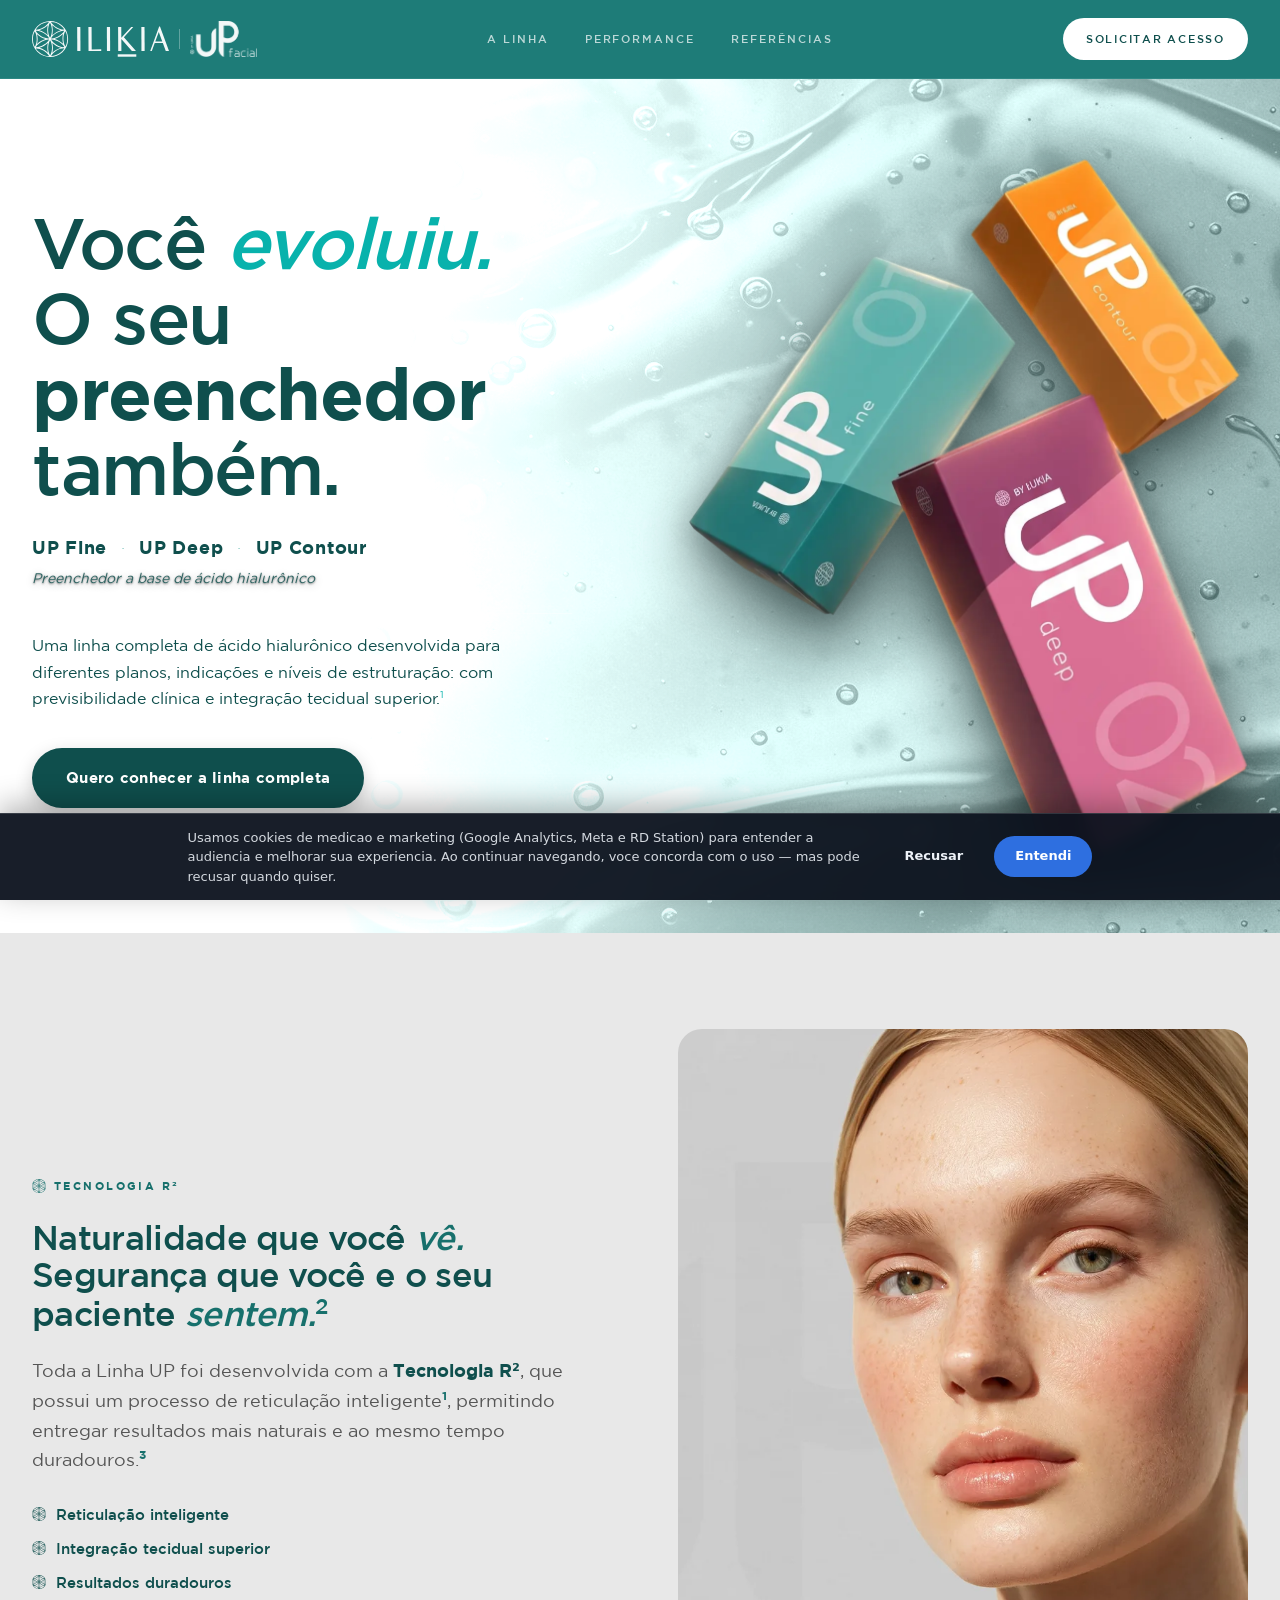
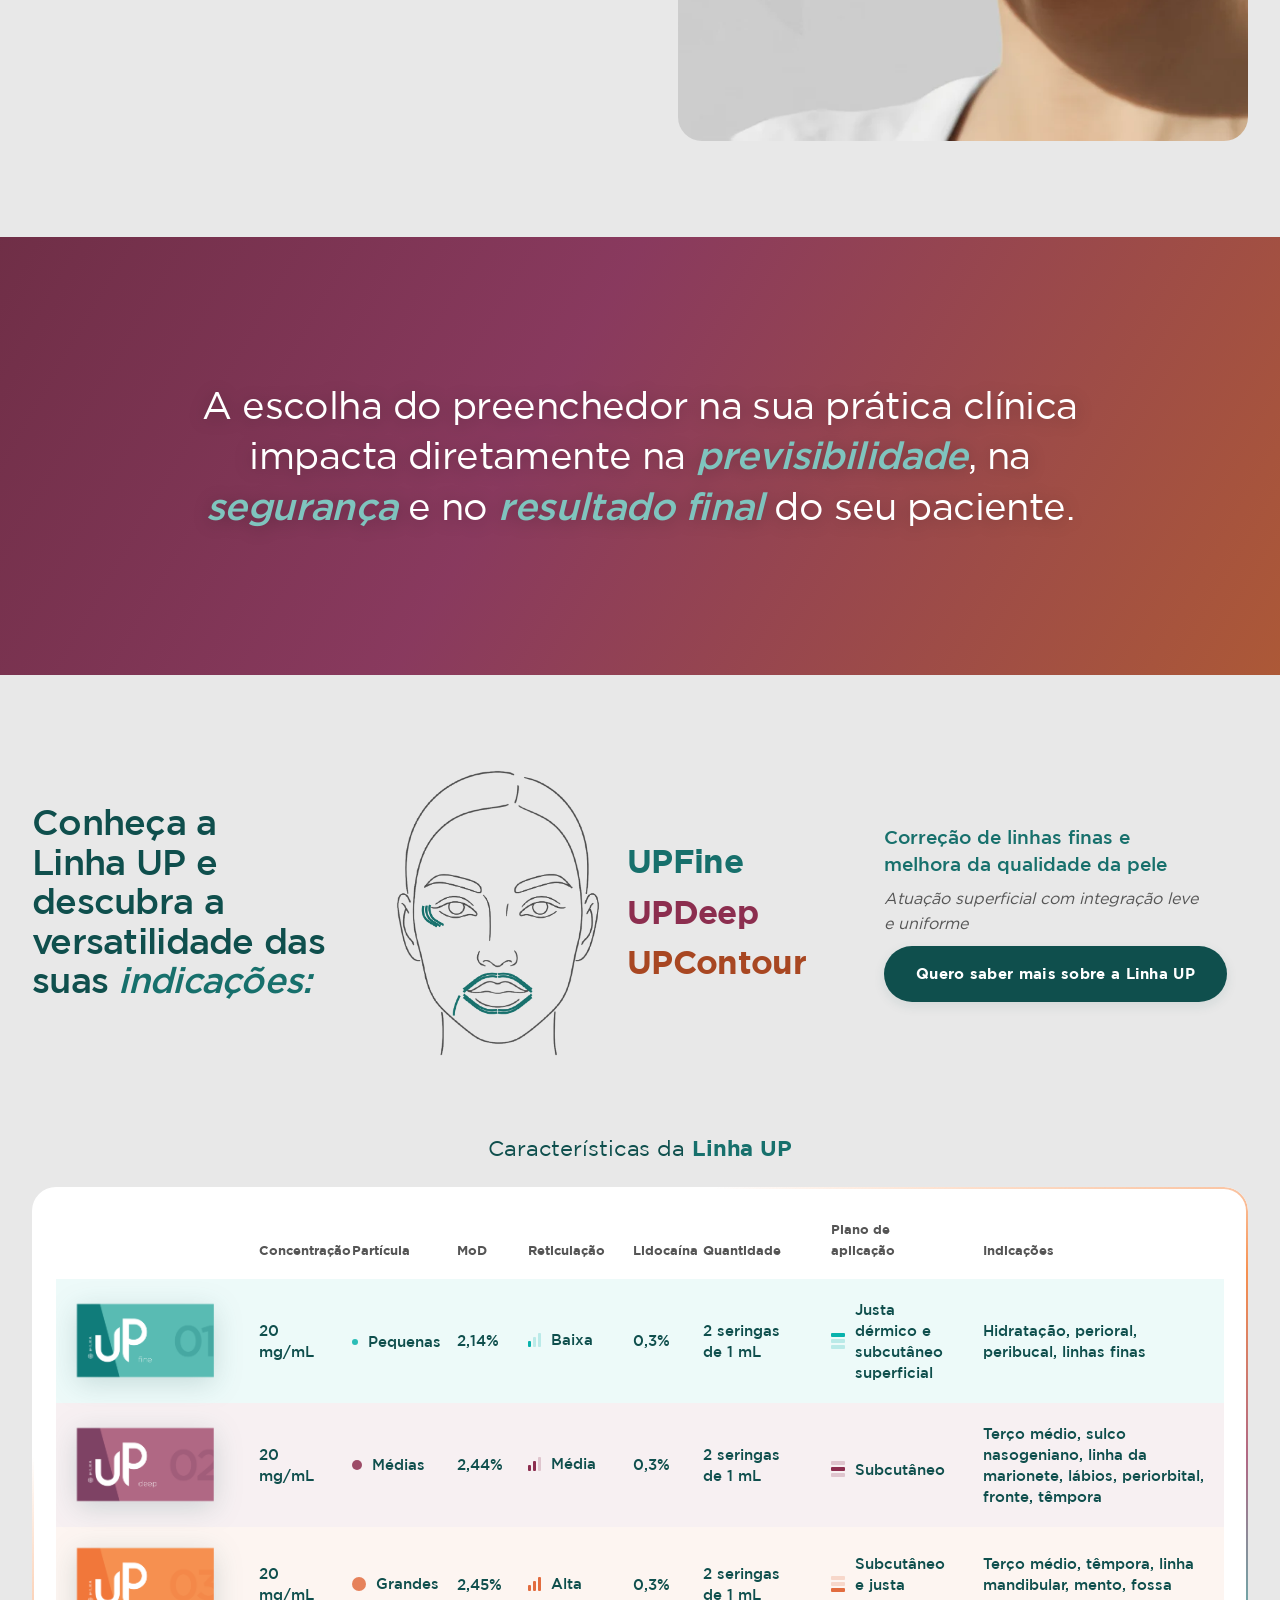
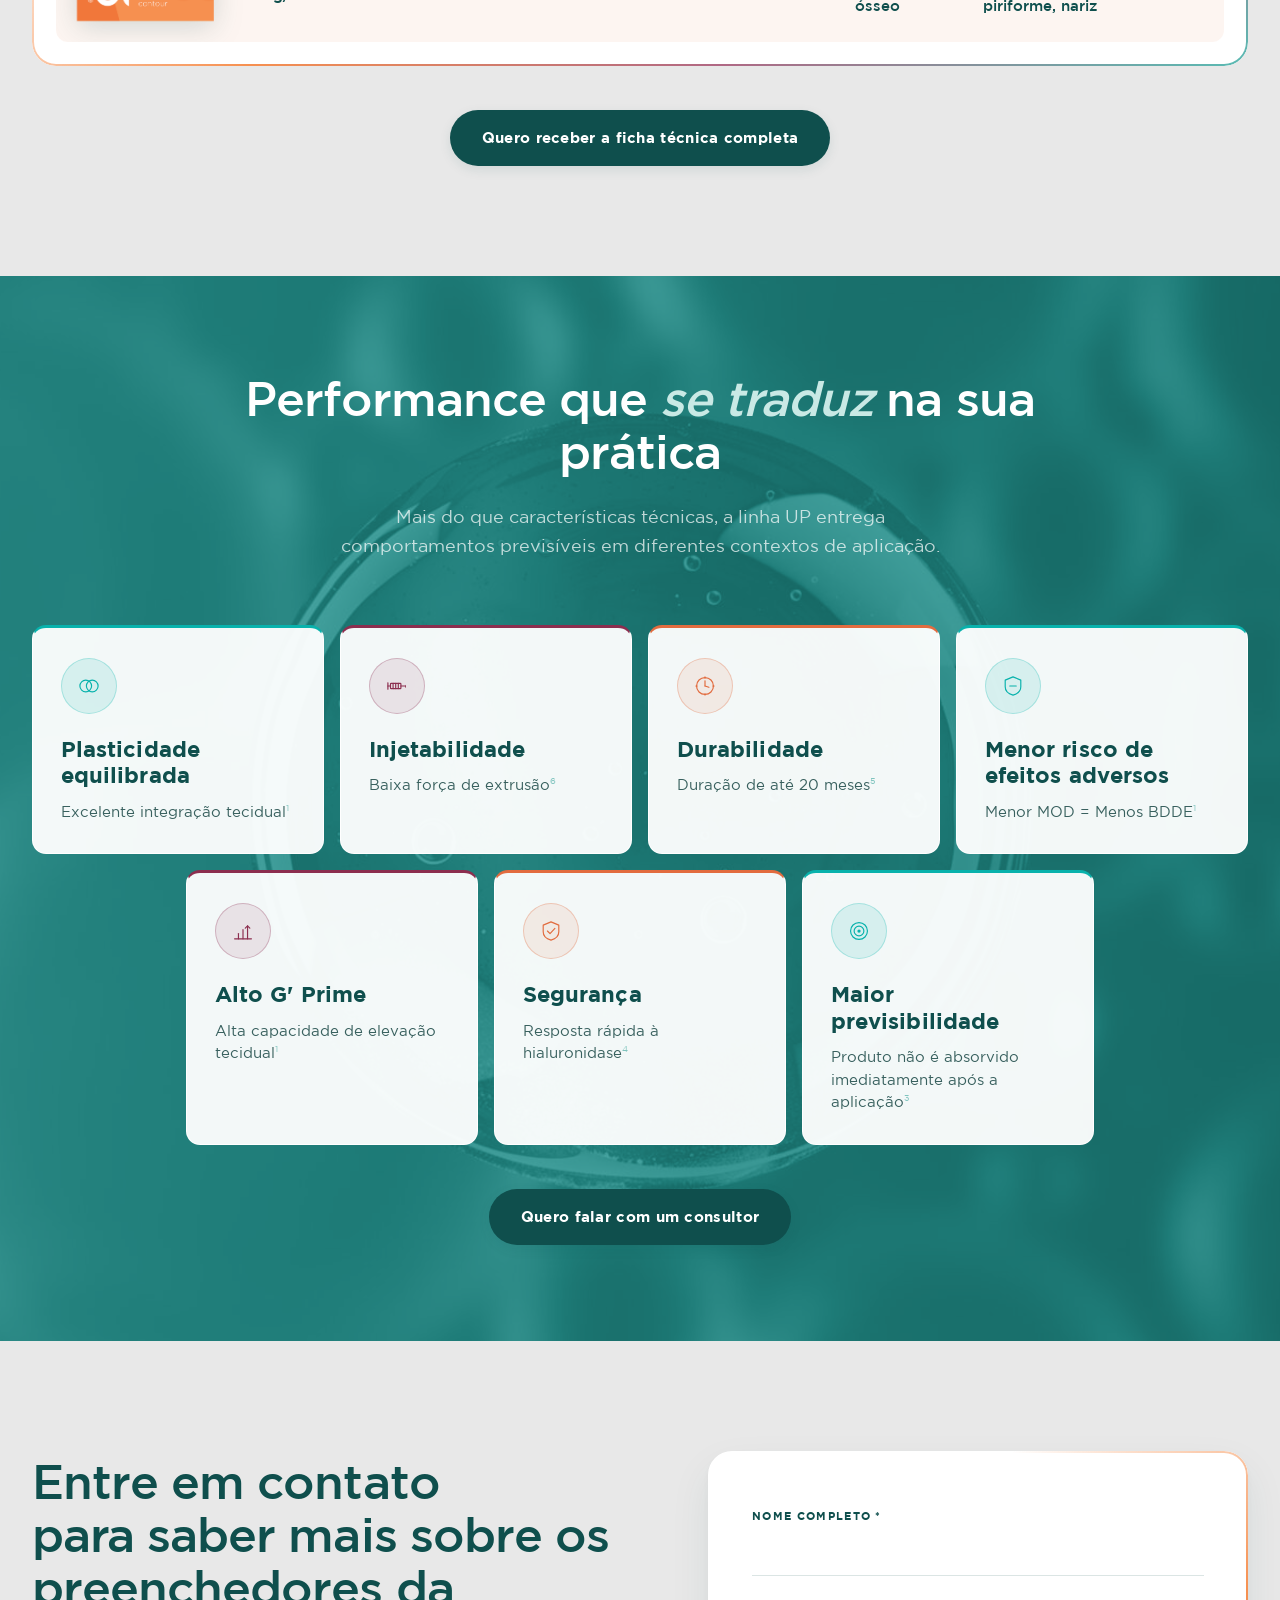
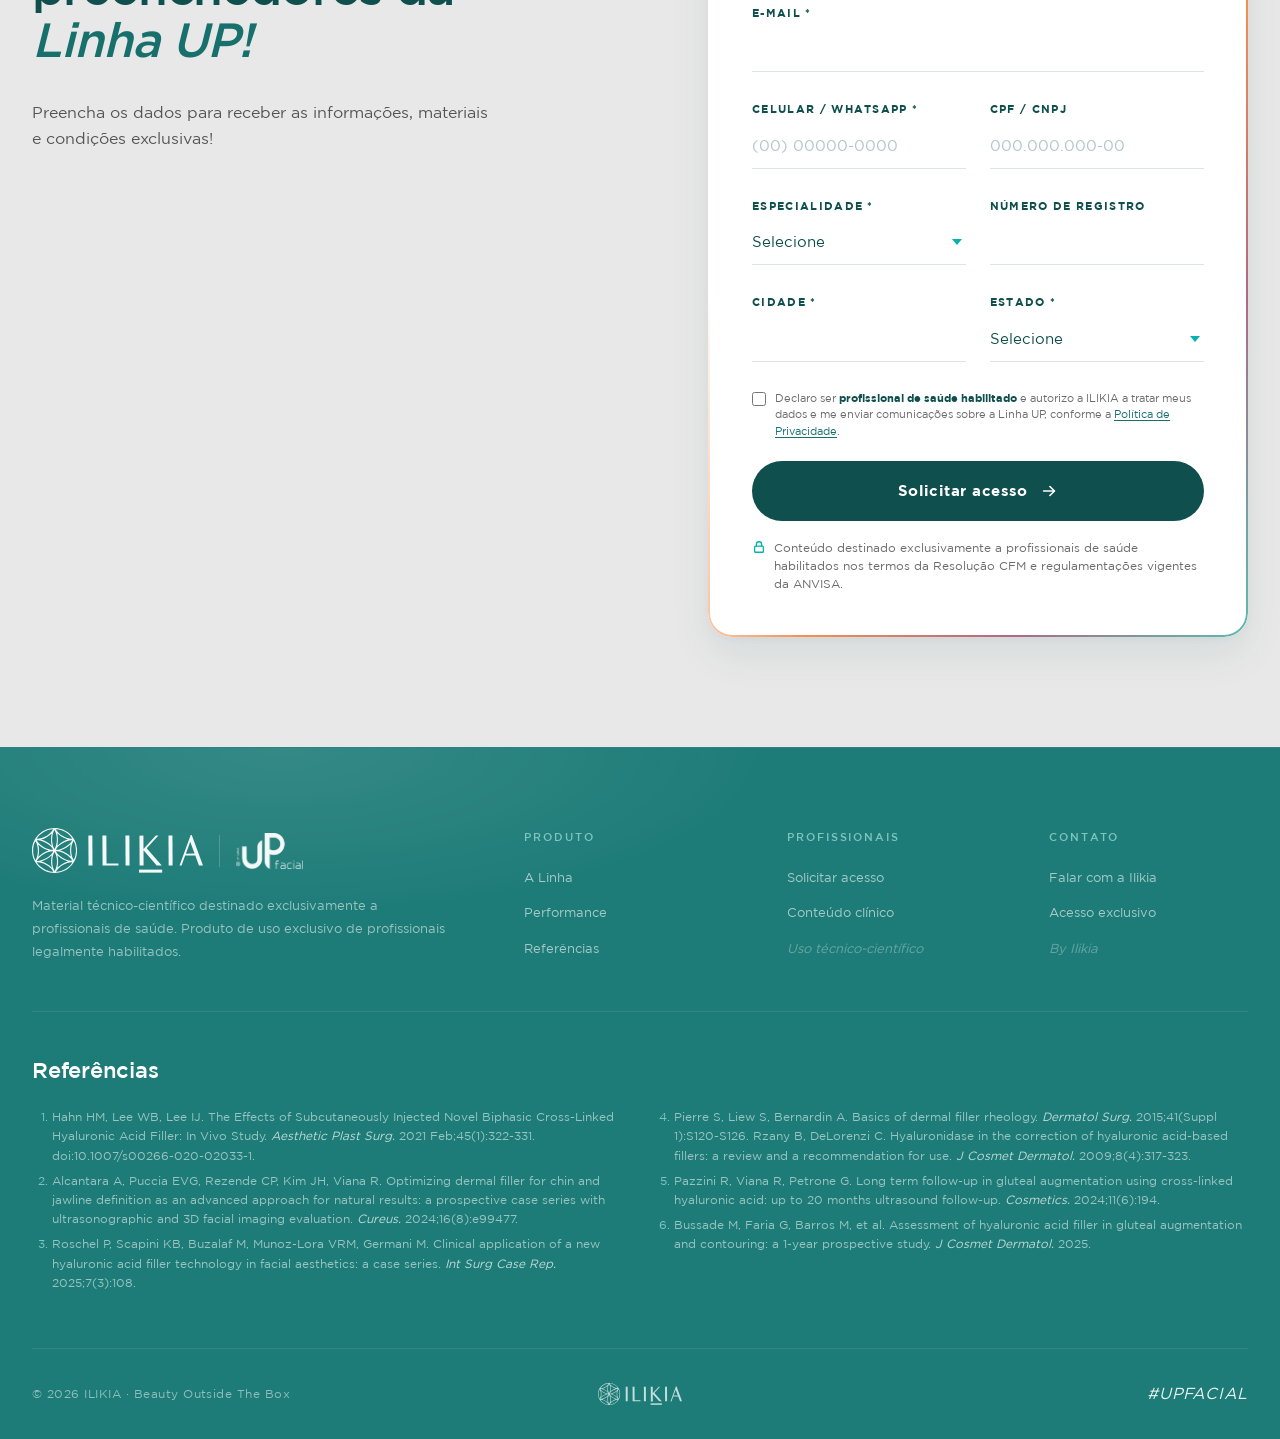
<file: index.html>
<!DOCTYPE html>
<html lang="pt-BR">
<head>
<meta charset="UTF-8">
<meta name="viewport" content="width=device-width, initial-scale=1.0">

<title>UP Facial by ILIKIA · Linha de preenchedores com Tecnologia R²</title>
<meta name="description" content="Linha&nbsp;UP Facial: preenchedores de ácido hialurônico com Tecnologia R² patenteada. UP Fine, UP Deep e UP Contour para diferentes planos, indicações e níveis de estruturação.">

<!-- Favicon -->
<link rel="icon" type="image/png" href="assets/images/logo-up-facial.png">
<link rel="apple-touch-icon" href="assets/images/logo-up-facial.png">

<!-- Open Graph / WhatsApp / LinkedIn / Facebook -->
<meta property="og:type" content="website">
<meta property="og:site_name" content="ILIKIA">
<meta property="og:locale" content="pt_BR">
<meta property="og:title" content="UP Facial by ILIKIA · Linha de preenchedores com Tecnologia R²">
<meta property="og:description" content="Preenchedores faciais de ácido hialurônico com Tecnologia R² patenteada. Conteúdo exclusivo para profissionais.">
<meta property="og:image" content="assets/images/hero.png">
<meta property="og:image:alt" content="UP Facial · Linha Ilikia">

<!-- Twitter Card -->
<meta name="twitter:card" content="summary_large_image">
<meta name="twitter:title" content="UP Facial by ILIKIA · Linha de preenchedores com Tecnologia R²">
<meta name="twitter:description" content="Preenchedores faciais de ácido hialurônico com Tecnologia R² patenteada. Conteúdo exclusivo para profissionais.">
<meta name="twitter:image" content="assets/images/hero.png">

<link rel="preconnect" href="https://fonts.googleapis.com">
<link rel="preconnect" href="https://fonts.gstatic.com" crossorigin>
<link href="https://fonts.googleapis.com/css2?family=Fraunces:ital,opsz,wght@0,9..144,300;0,9..144,400;0,9..144,500;0,9..144,600;1,9..144,300;1,9..144,400&display=swap" rel="stylesheet">
<link rel="preload" as="font" type="font/woff2" href="assets/fonts/GothamBook.woff2" crossorigin>

<link rel="stylesheet" href="style.css?v=41">

  <!-- Tracking global ILIKIA/AICONIQ - Pixel + GA4 + CAPI (server-side) via gateway -->
  <script>window.__TRK__={brand:'ilikia',pixelId:'666277432116339',ga4Id:'',collect:'https://track-ilikia.koko.ag/collect'};</script>
  <noscript><img height="1" width="1" style="display:none"
  src="https://www.facebook.com/tr?id=666277432116339&ev=PageView&noscript=1" alt=""/></noscript>
</head>
<body>

<!-- ===========================================
     NAV
     =========================================== -->
<nav class="topnav">
  <div class="nav-inner">
    <a href="#" class="nav-logo" aria-label="ILIKIA · UP Facial">
      <img src="assets/images/logo-ilikia-std.svg" alt="ILIKIA" class="nav-logo-ilikia">
      <span class="nav-logo-sep"></span>
      <img src="assets/images/logo-up-facial-deitada.png?v=30" alt="UP Facial" class="nav-logo-up">
    </a>
    <div class="nav-links">
      <a href="#linha" class="nav-link">A Linha</a>
      <a href="#performance" class="nav-link">Performance</a>
      <a href="#refs" class="nav-link">Referências</a>
    </div>
    <a href="#contato" class="nav-cta">Solicitar acesso</a>
    <button type="button" class="nav-toggle" id="navToggle" aria-label="Abrir menu" aria-expanded="false" aria-controls="navMobile">
      <span class="nav-toggle-line"></span>
      <span class="nav-toggle-line"></span>
      <span class="nav-toggle-line"></span>
    </button>
  </div>
  <div class="nav-mobile" id="navMobile" data-open="false" aria-hidden="true">
    <a href="#linha" class="nav-mobile-link">A Linha</a>
    <a href="#performance" class="nav-mobile-link">Performance</a>
    <a href="#refs" class="nav-mobile-link">Referências</a>
    <a href="#contato" class="nav-mobile-cta">Solicitar acesso</a>
  </div>
</nav>

<!-- ===========================================
     SEÇÃO 1 — HERO
     =========================================== -->
<section class="hero hero--split hero--gel">
  <!-- 17/07 (v3 GEL — decisão Gabs): estilo UP Max. Fundo de gel tingido teal em
       camada ÚNICA full-bleed (cover, sem container/card intermediário) + produtos
       recortados LIMPOS (alpha matting) por cima com drop-shadow. Camadas = responsivo. -->
  <div class="hero-bg-layer" aria-hidden="true"></div>
  <div class="wrap hero-content hero-split">
    <div class="hero-text">
      <h1 class="headline">
        Você <em>evoluiu.</em><br>
        O seu <strong>preenchedor</strong> também.
      </h1>

      <p class="hero-products">
        <span class="hero-product hero-product--fine">UP Fine</span>
        <span class="sep">·</span>
        <span class="hero-product hero-product--deep">UP Deep</span>
        <span class="sep">·</span>
        <span class="hero-product hero-product--contour">UP Contour</span>
      </p>
      <p class="hero-products-sub">Preenchedor a base de ácido hialurônico</p>

      <p class="hero-tag">
        Uma linha completa de ácido hialurônico desenvolvida para diferentes
        planos, indicações e níveis de estruturação: com previsibilidade
        clínica e integração tecidual superior.<sup>1</sup>
      </p>

      <a href="#linha" class="btn-primary">Quero conhecer a linha completa</a>
    </div>
    <div class="hero-art" aria-hidden="true">
      <img class="hero-prod" src="assets/images/hero-produtos-cut.webp?v=30" alt=""
           decoding="async" fetchpriority="high">
    </div>
  </div>
</section>

<!-- ===========================================
     SEÇÃO 2 — NATURALIDADE + SEGURANÇA
     =========================================== -->
<section class="section section-2">
  <div class="gel-bubbles gel-bubbles--light gel-bubbles--float gel-bubbles--ambient" aria-hidden="true">
    <span class="bubble b2"></span>
    <span class="bubble b6"></span>
    <span class="bubble b8"></span>
    <span class="bubble b10"></span>
    <span class="bubble b13"></span>
    <span class="bubble b15"></span>
    <span class="bubble b17"></span>
    <span class="bubble b19"></span>
    <span class="bubble b21"></span>
    <span class="bubble b22"></span>
    <span class="bubble b23"></span>
    <span class="bubble b24"></span>
  </div>
  <div class="wrap">
    <div class="s2-grid">
      <div class="s2-text reveal">
        <span class="kicker">Tecnologia R²</span>
        <h2 class="h-section">
          Naturalidade que você <em>vê.</em><br>
          Segurança que você e o seu paciente <em>sentem.</em><sup>2</sup>
        </h2>
        <p class="p-body">
          Toda a Linha&nbsp;UP foi desenvolvida com a
          <strong>Tecnologia R²</strong>, que possui um processo de
          reticulação inteligente<sup>1</sup>, permitindo entregar resultados
          mais naturais e ao mesmo tempo duradouros.<sup>3</sup>
        </p>
        <ul class="s2-bullets">
          <li>Reticulação inteligente</li>
          <li>Integração tecidual superior</li>
          <li>Resultados duradouros</li>
        </ul>
      </div>

      <div class="s2-visual reveal">
        <div class="gel-bubbles gel-bubbles--light gel-bubbles--float" aria-hidden="true">
          <span class="bubble b1"></span>
          <span class="bubble b2"></span>
          <span class="bubble b3"></span>
          <span class="bubble b4"></span>
          <span class="bubble b5"></span>
          <span class="bubble b6"></span>
          <span class="bubble b7"></span>
          <span class="bubble b8"></span>
          <span class="bubble b9"></span>
          <span class="bubble b10"></span>
          <span class="bubble b11"></span>
          <span class="bubble b12"></span>
          <span class="bubble b13"></span>
          <span class="bubble b14"></span>
          <span class="bubble b15"></span>
          <span class="bubble b16"></span>
          <span class="bubble b17"></span>
          <span class="bubble b18"></span>
          <span class="bubble b19"></span>
          <span class="bubble b20"></span>
          <span class="bubble b21"></span>
          <span class="bubble b22"></span>
          <span class="bubble b23"></span>
          <span class="bubble b24"></span>
        </div>
        <!-- 19/08: entra a modelo dos materiais da Linha UP (arquivo do KV do cliente,
             "MULHER FACE UP - UP FACIAL"), no lugar das caixas — que continuam no hero
             logo acima. Nome de arquivo NOVO de proposito: o Cloudflare guarda os assets
             do koko.ag por 30 dias e trocar o conteudo mantendo o nome nao chega no cliente. -->
        <img class="s2-kv s2-kv--modelo" src="assets/images/modelo-linha-up-v1.webp" alt="Modelo da campanha da Linha UP" loading="lazy" decoding="async" width="1800" height="1004">
      </div>
    </div>
  </div>
</section>

<!-- ===========================================
     SEÇÃO 3 — DESTAQUE DE LEITURA
     =========================================== -->
<section class="pullquote">
  <video class="pullquote-bg-video" autoplay muted loop playsinline preload="auto">
    <source src="assets/videos/pullquot.mp4" type="video/mp4">
  </video>
  <div class="pullquote-overlay" aria-hidden="true"></div>
  <div class="wrap pullquote-content reveal">
    <p class="pq-text">
      A escolha do preenchedor na sua prática clínica impacta diretamente na
      <em>previsibilidade</em>, na <em>segurança</em> e no
      <em>resultado final</em> do seu paciente.
    </p>
  </div>
</section>

<!-- ===========================================
     SEÇÃO 4 — CONHEÇA A LINHA UP
     =========================================== -->
<section class="section section-4" id="linha">
  <div class="wrap">
    <div class="s4-row">
      <div class="s4-head reveal">
        <h2 class="h-section">
          Conheça a Linha&nbsp;UP e descubra a versatilidade das suas
          <em>indicações:</em>
        </h2>
      </div>

      <div class="hover-slider-images reveal">
        <div class="slide-image slide-fine" data-slide="0" data-active="true">
          <img src="assets/images/up-fine-indic-v2.png?v=41" alt="UP Fine, áreas de aplicação">
        </div>
        <div class="slide-image slide-deep" data-slide="1">
          <img src="assets/images/up-deep-indic-v2.png?v=41" alt="UP Deep, áreas de aplicação">
        </div>
        <div class="slide-image slide-contour" data-slide="2">
          <img src="assets/images/up-contour-indic-v2.png?v=41" alt="UP Contour, áreas de aplicação">
        </div>
      </div>

      <div class="hover-slider-titles reveal">
        <button type="button" class="slide-title slide-fine" data-slide="0" data-active="true">
          <span class="slide-stagger">UP Fine</span>
        </button>
        <button type="button" class="slide-title slide-deep" data-slide="1">
          <span class="slide-stagger">UP Deep</span>
        </button>
        <button type="button" class="slide-title slide-contour" data-slide="2">
          <span class="slide-stagger">UP Contour</span>
        </button>
      </div>

      <div class="s4-end reveal">
        <div class="hover-slider-info">
          <div class="slide-info" data-slide="0" data-active="true">
            <p class="slide-info-title">Correção de linhas finas e melhora da qualidade da pele</p>
            <p class="slide-info-desc">Atuação superficial com integração leve e uniforme</p>
          </div>
          <div class="slide-info" data-slide="1">
            <p class="slide-info-title">Suavização de sulcos e rugas moderadas</p>
            <p class="slide-info-desc">Equilíbrio entre suporte e naturalidade</p>
          </div>
          <div class="slide-info" data-slide="2">
            <p class="slide-info-title">Estruturação, projeção, volumização e definição de contorno</p>
            <p class="slide-info-desc">Alta capacidade de sustentação tecidual</p>
          </div>
        </div>
        <div class="s4-cta">
          <a href="#contato" class="btn-primary">Quero saber mais sobre a Linha&nbsp;UP</a>
        </div>
      </div>
    </div>
  </div>
</section>

<!-- ===========================================
     SEÇÃO 4.5 — FICHA TÉCNICA (tabela comparativa)
     =========================================== -->
<section class="section section-spec" id="ficha">
  <div class="wrap">
    <h3 class="spec-title reveal">Características da <em>Linha&nbsp;UP</em></h3>

    <div class="spec-table-box reveal">
      <div class="spec-table-wrap">
        <table class="spec-tbl">
          <colgroup>
            <col class="spec-col-name">
            <col class="spec-col-concentracao">
            <col class="spec-col-particula">
            <col class="spec-col-mod">
            <col class="spec-col-reticulacao">
            <col class="spec-col-lidocaina">
            <col class="spec-col-quantidade">
            <col class="spec-col-plano">
            <col class="spec-col-indicacoes">
          </colgroup>
          <thead>
            <tr>
              <th scope="col" class="spec-th-corner"></th>
              <th scope="col">Concentração</th>
              <th scope="col">Partícula</th>
              <th scope="col">MoD</th>
              <th scope="col">Reticulação</th>
              <th scope="col">Lidocaína</th>
              <th scope="col">Quantidade</th>
              <th scope="col">Plano de aplicação</th>
              <th scope="col">Indicações</th>
            </tr>
          </thead>
          <tbody>
            <tr class="spec-row spec-row--fine">
              <th scope="row">
                <img class="spec-prod-img" src="assets/images/up-fine-box.png" alt="UP Fine">
              </th>
              <td data-label="Concentração">20 mg/mL</td>
              <td data-label="Partícula"><span class="spec-cell"><span class="spec-particle" data-size="s"></span>Pequenas</span></td>
              <td data-label="MoD">2,14%</td>
              <td data-label="Reticulação"><span class="spec-cell"><span class="spec-bars" data-level="1"><i></i><i></i><i></i></span>Baixa</span></td>
              <td data-label="Lidocaína">0,3%</td>
              <td data-label="Quantidade">2 seringas de 1 mL</td>
              <td data-label="Plano de aplicação"><span class="spec-cell"><span class="spec-depth" data-level="1"><i></i><i></i><i></i></span>Justa dérmico e subcutâneo superficial</span></td>
              <td data-label="Indicações">Hidratação, perioral, peribucal, linhas finas</td>
            </tr>
            <tr class="spec-row spec-row--deep">
              <th scope="row">
                <img class="spec-prod-img" src="assets/images/up-deep-box.png" alt="UP Deep">
              </th>
              <td data-label="Concentração">20 mg/mL</td>
              <td data-label="Partícula"><span class="spec-cell"><span class="spec-particle" data-size="m"></span>Médias</span></td>
              <td data-label="MoD">2,44%</td>
              <td data-label="Reticulação"><span class="spec-cell"><span class="spec-bars" data-level="2"><i></i><i></i><i></i></span>Média</span></td>
              <td data-label="Lidocaína">0,3%</td>
              <td data-label="Quantidade">2 seringas de 1 mL</td>
              <td data-label="Plano de aplicação"><span class="spec-cell"><span class="spec-depth" data-level="2"><i></i><i></i><i></i></span>Subcutâneo</span></td>
              <td data-label="Indicações">Terço médio, sulco nasogeniano, linha da marionete, lábios, periorbital, fronte, têmpora</td>
            </tr>
            <tr class="spec-row spec-row--contour">
              <th scope="row">
                <img class="spec-prod-img" src="assets/images/up-contour-box.png" alt="UP Contour">
              </th>
              <td data-label="Concentração">20 mg/mL</td>
              <td data-label="Partícula"><span class="spec-cell"><span class="spec-particle" data-size="l"></span>Grandes</span></td>
              <td data-label="MoD">2,45%</td>
              <td data-label="Reticulação"><span class="spec-cell"><span class="spec-bars" data-level="3"><i></i><i></i><i></i></span>Alta</span></td>
              <td data-label="Lidocaína">0,3%</td>
              <td data-label="Quantidade">2 seringas de 1 mL</td>
              <td data-label="Plano de aplicação"><span class="spec-cell"><span class="spec-depth" data-level="3"><i></i><i></i><i></i></span>Subcutâneo e justa ósseo</span></td>
              <td data-label="Indicações">Terço médio, têmpora, linha mandibular, mento, fossa piriforme, nariz</td>
            </tr>
          </tbody>
        </table>
      </div>
    </div>
    <div class="cta-row reveal"><a href="#contato" class="btn-primary">Quero receber a ficha técnica completa</a></div>
  </div>
</section>

<!-- ===========================================
     SEÇÃO 5 — PERFORMANCE
     =========================================== -->
<section class="section section-5" id="performance">
  <div class="gel-bubbles" aria-hidden="true">
    <span class="bubble b1"></span>
    <span class="bubble b2"></span>
    <span class="bubble b3"></span>
    <span class="bubble b4"></span>
    <span class="bubble b5"></span>
    <span class="bubble b6"></span>
    <span class="bubble b7"></span>
    <span class="bubble b8"></span>
    <span class="bubble b9"></span>
    <span class="bubble b10"></span>
    <span class="bubble b11"></span>
    <span class="bubble b12"></span>
  </div>
  <div class="wrap">
    <div class="s5-head reveal">
      <h2 class="h-section center">
        Performance que <em>se traduz</em> na sua prática
      </h2>
      <p class="p-body center">
        Mais do que características técnicas, a linha&nbsp;UP entrega comportamentos
        previsíveis em diferentes contextos de aplicação.
      </p>
    </div>

    <div class="performance-grid stagger">

      <div class="perf-card">
        <span class="perf-icon" aria-hidden="true">
          <svg viewBox="0 0 40 40" fill="none" stroke="currentColor" stroke-width="1.8" stroke-linecap="round" stroke-linejoin="round">
            <circle cx="15" cy="20" r="9"/>
            <circle cx="25" cy="20" r="9"/>
          </svg>
        </span>
        <h3 class="perf-title">Plasticidade equilibrada</h3>
        <p class="perf-desc">Excelente integração tecidual<sup>1</sup></p>
      </div>

      <div class="perf-card">
        <span class="perf-icon" aria-hidden="true">
          <svg viewBox="0 0 40 40" fill="none" stroke="currentColor" stroke-width="1.8" stroke-linecap="round" stroke-linejoin="round">
            <line x1="6" y1="15" x2="6" y2="25"/>
            <line x1="6" y1="20" x2="10" y2="20"/>
            <rect x="10" y="16" width="16" height="8" rx="1"/>
            <line x1="14" y1="16" x2="14" y2="24"/>
            <line x1="18" y1="16" x2="18" y2="24"/>
            <line x1="22" y1="16" x2="22" y2="24"/>
            <line x1="26" y1="20" x2="32" y2="20"/>
            <path d="M33 23 C 34 21.5, 34 19, 33 18 C 32 19, 32 21.5, 33 23 Z" fill="currentColor" stroke="none"/>
          </svg>
        </span>
        <h3 class="perf-title">Injetabilidade</h3>
        <p class="perf-desc">Baixa força de extrusão<sup>6</sup></p>
      </div>

      <div class="perf-card">
        <span class="perf-icon" aria-hidden="true">
          <svg viewBox="0 0 40 40" fill="none" stroke="currentColor" stroke-width="1.8" stroke-linecap="round" stroke-linejoin="round">
            <circle cx="20" cy="20" r="13"/>
            <line x1="20" y1="20" x2="20" y2="12"/>
            <line x1="20" y1="20" x2="26" y2="22"/>
            <line x1="20" y1="6" x2="20" y2="8"/>
            <line x1="20" y1="32" x2="20" y2="34"/>
            <line x1="6" y1="20" x2="8" y2="20"/>
            <line x1="32" y1="20" x2="34" y2="20"/>
          </svg>
        </span>
        <h3 class="perf-title">Durabilidade</h3>
        <p class="perf-desc">Duração de até 20 meses<sup>5</sup></p>
      </div>

      <div class="perf-card">
        <span class="perf-icon" aria-hidden="true">
          <svg viewBox="0 0 40 40" fill="none" stroke="currentColor" stroke-width="1.8" stroke-linecap="round" stroke-linejoin="round">
            <path d="M20 6 L8 11 L8 21 C 8 27.5, 13 32, 20 34 C 27 32, 32 27.5, 32 21 L 32 11 Z"/>
            <line x1="15" y1="20" x2="25" y2="20"/>
          </svg>
        </span>
        <h3 class="perf-title">Menor risco de efeitos adversos</h3>
        <p class="perf-desc">Menor MOD = Menos BDDE<sup>1</sup></p>
      </div>

      <div class="perf-card">
        <span class="perf-icon" aria-hidden="true">
          <svg viewBox="0 0 40 40" fill="none" stroke="currentColor" stroke-width="1.8" stroke-linecap="round" stroke-linejoin="round">
            <line x1="7" y1="32" x2="33" y2="32"/>
            <line x1="13" y1="32" x2="13" y2="24"/>
            <line x1="20" y1="32" x2="20" y2="18"/>
            <line x1="27" y1="32" x2="27" y2="12"/>
            <path d="M23.5 15.5 L27 12 L30.5 15.5"/>
          </svg>
        </span>
        <h3 class="perf-title">Alto G' Prime</h3>
        <p class="perf-desc">Alta capacidade de elevação tecidual<sup>1</sup></p>
      </div>

      <div class="perf-card">
        <span class="perf-icon" aria-hidden="true">
          <svg viewBox="0 0 40 40" fill="none" stroke="currentColor" stroke-width="1.8" stroke-linecap="round" stroke-linejoin="round">
            <path d="M20 6 L8 11 L8 21 C 8 27.5, 13 32, 20 34 C 27 32, 32 27.5, 32 21 L 32 11 Z"/>
            <path d="M14.5 20 L18.5 24 L26 16"/>
          </svg>
        </span>
        <h3 class="perf-title">Segurança</h3>
        <p class="perf-desc">Resposta rápida à hialuronidase<sup>4</sup></p>
      </div>

      <div class="perf-card">
        <span class="perf-icon" aria-hidden="true">
          <svg viewBox="0 0 40 40" fill="none" stroke="currentColor" stroke-width="1.8" stroke-linecap="round" stroke-linejoin="round">
            <circle cx="20" cy="20" r="13"/>
            <circle cx="20" cy="20" r="7.5"/>
            <circle cx="20" cy="20" r="2.5" fill="currentColor" stroke="none"/>
          </svg>
        </span>
        <h3 class="perf-title">Maior previsibilidade</h3>
        <p class="perf-desc">Produto não é absorvido imediatamente após a aplicação<sup>3</sup></p>
      </div>

    </div>
    <div class="cta-row reveal"><a href="#contato" class="btn-primary">Quero falar com um consultor</a></div>
  </div>
</section>

<!-- ===========================================
     SEÇÃO 6 — CTA + FORMULÁRIO
     =========================================== -->
<section class="section-6" id="contato">
  <div class="wrap">
    <div class="s6-grid">
      <div class="s6-head reveal">
        <h2 class="h-section">
          Entre em contato<br>
          para saber mais sobre os<br>
          preenchedores da <em>Linha&nbsp;UP!</em>
        </h2>
        <p class="s6-intro">
          Preencha os dados para receber as informações, materiais e condições exclusivas!
        </p>
      </div>

      <div class="form-shell reveal">
      <form class="form-card" id="leadForm" novalidate onsubmit="return submitForm(event)">
        <div id="formDefault">
        <!-- 16/07/2026: form padronizado de todas as LPs (ordem UP Full, Estado, 5 especialidades,
             CPF/CNPJ opcional — ordem da Mari 24/06) — feedback 15/07 -->
        <!-- 17/07 (noturno): Nome e E-mail em linha inteira — paridade estrita com o form canônico da UP Full -->
        <div class="form-row">
          <div class="form-field">
            <label for="f-nome">Nome completo *</label>
            <input id="f-nome" name="nome" type="text" required>
          </div>
        </div>
        <div class="form-row">
          <div class="form-field">
            <label for="f-email">E-mail *</label>
            <input id="f-email" name="email" type="email" required>
          </div>
        </div>
        <div class="form-row two">
          <div class="form-field">
            <label for="f-tel">Celular / WhatsApp *</label>
            <input id="f-tel" name="telefone" type="tel" placeholder="(00) 00000-0000" required>
          </div>
          <div class="form-field">
            <label for="f-cpf">CPF / CNPJ</label>
            <input id="f-cpf" name="cpf_cnpj" type="text" inputmode="numeric" placeholder="000.000.000-00">
          </div>
        </div>
        <div class="form-row two">
          <div class="form-field">
            <label for="f-esp">Especialidade *</label>
            <select id="f-esp" name="especialidade" required>
              <option value="">Selecione</option>
              <option>Dermatologista</option>
              <option>Cirurgião Plástico</option>
              <option>Biomédico</option>
              <option>Farmacêutico</option>
              <option>Cirurgião Dentista</option>
            </select>
          </div>
          <div class="form-field">
            <label for="f-crm">Número de Registro</label>
            <input id="f-crm" name="crm" type="text">
          </div>
        </div>
        <div class="form-row two">
          <div class="form-field">
            <label for="f-cidade">Cidade *</label>
            <input id="f-cidade" name="cidade" type="text" required>
          </div>
          <div class="form-field">
            <label for="f-uf">Estado *</label>
            <select id="f-uf" name="estado" required>
              <option value="">Selecione</option>
              <option value="AC">Acre</option>
              <option value="AL">Alagoas</option>
              <option value="AP">Amapá</option>
              <option value="AM">Amazonas</option>
              <option value="BA">Bahia</option>
              <option value="CE">Ceará</option>
              <option value="DF">Distrito Federal</option>
              <option value="ES">Espírito Santo</option>
              <option value="GO">Goiás</option>
              <option value="MA">Maranhão</option>
              <option value="MT">Mato Grosso</option>
              <option value="MS">Mato Grosso do Sul</option>
              <option value="MG">Minas Gerais</option>
              <option value="PA">Pará</option>
              <option value="PB">Paraíba</option>
              <option value="PR">Paraná</option>
              <option value="PE">Pernambuco</option>
              <option value="PI">Piauí</option>
              <option value="RJ">Rio de Janeiro</option>
              <option value="RN">Rio Grande do Norte</option>
              <option value="RS">Rio Grande do Sul</option>
              <option value="RO">Rondônia</option>
              <option value="RR">Roraima</option>
              <option value="SC">Santa Catarina</option>
              <option value="SP">São Paulo</option>
              <option value="SE">Sergipe</option>
              <option value="TO">Tocantins</option>
            </select>
          </div>
        </div>
        <label class="form-consent" for="f-consent">
          <input type="checkbox" id="f-consent" name="consent" required>
          <span>Declaro ser <strong>profissional de saúde habilitado</strong> e autorizo a ILIKIA a tratar meus dados e me enviar comunicações sobre a Linha&nbsp;UP, conforme a <a href="#politica" target="_blank" rel="noopener">Política de Privacidade</a>.</span>
        </label>

        <button type="submit" class="btn-submit" id="submitBtn">
          <span id="submitText">Solicitar acesso</span>
          <svg class="btn-submit-arrow" viewBox="0 0 20 20" fill="none" stroke="currentColor" stroke-width="1.8" stroke-linecap="round" stroke-linejoin="round" aria-hidden="true">
            <line x1="4" y1="10" x2="16" y2="10"/>
            <path d="M11 5 L16 10 L11 15"/>
          </svg>
        </button>
        <p class="form-error" id="formError" role="alert" aria-live="assertive"></p>
        <p class="form-disclaimer">
          <svg viewBox="0 0 16 16" fill="none" stroke="currentColor" stroke-width="1.5" stroke-linecap="round" stroke-linejoin="round" aria-hidden="true">
            <rect x="3" y="7" width="10" height="7" rx="1"/>
            <path d="M5 7 L5 5 C 5 3, 6.5 2, 8 2 C 9.5 2, 11 3, 11 5 L 11 7"/>
          </svg>
          <span>Conteúdo destinado exclusivamente a profissionais de saúde habilitados nos termos da Resolução CFM e regulamentações vigentes da ANVISA.</span>
        </p>
        </div>
        <div class="form-success" id="formSuccess" role="status" aria-live="polite" hidden>
          <svg class="form-success-icon" viewBox="0 0 48 48" fill="none" stroke="currentColor" stroke-width="2" stroke-linecap="round" stroke-linejoin="round" aria-hidden="true">
            <circle cx="24" cy="24" r="20"/>
            <path d="M15 24 L22 31 L34 18"/>
          </svg>
          <h3 class="form-success-title">Solicitação recebida</h3>
          <p class="form-success-text">Em breve nossa equipe entrará em contato com você por e-mail ou WhatsApp.</p>
        </div>
      </form>
      </div>
    </div>
  </div>
</section>

<!-- ===========================================
     FOOTER (inclui referências)
     =========================================== -->
<footer class="site-footer">
  <div class="wrap footer-shell">
    <div class="footer-main">
      <div class="footer-brand-block">
        <div class="footer-logo-pair">
          <img class="footer-product-logo" src="assets/images/logo-ilikia-std.svg" alt="ILIKIA">
          <span class="footer-logo-sep"></span>
          <img class="footer-product-logo" src="assets/images/logo-up-facial-deitada.png?v=30" alt="UP Facial">
        </div>
        <p class="footer-description">
          Material técnico-científico destinado exclusivamente a profissionais
          de saúde. Produto de uso exclusivo de profissionais legalmente
          habilitados.
        </p>
      </div>

      <nav class="footer-col" aria-label="Produto">
        <h4>Produto</h4>
        <ul>
          <li><a href="#linha">A Linha</a></li>
          <li><a href="#performance">Performance</a></li>
          <li><a href="#refs">Referências</a></li>
        </ul>
      </nav>

      <nav class="footer-col" aria-label="Profissionais">
        <h4>Profissionais</h4>
        <ul>
          <li><a href="#contato">Solicitar acesso</a></li>
          <li><a href="#performance">Conteúdo clínico</a></li>
          <li><span>Uso técnico-científico</span></li>
        </ul>
      </nav>

      <nav class="footer-col" aria-label="Contato">
        <h4>Contato</h4>
        <ul>
          <li><a href="#contato">Falar com a Ilikia</a></li>
          <li><a href="#contato">Acesso exclusivo</a></li>
          <li><span>By Ilikia</span></li>
        </ul>
      </nav>
    </div>

    <div class="footer-refs reveal" id="refs">
      <h2 class="refs-title">Referências</h2>
      <ol class="refs-list">
        <li>Hahn HM, Lee WB, Lee IJ. The Effects of Subcutaneously Injected Novel Biphasic Cross-Linked Hyaluronic Acid Filler: In Vivo Study. <em>Aesthetic Plast Surg.</em> 2021 Feb;45(1):322-331. doi:10.1007/s00266-020-02033-1.</li>
        <li>Alcantara A, Puccia EVG, Rezende CP, Kim JH, Viana R. Optimizing dermal filler for chin and jawline definition as an advanced approach for natural results: a prospective case series with ultrasonographic and 3D facial imaging evaluation. <em>Cureus.</em> 2024;16(8):e99477.</li>
        <li>Roschel P, Scapini KB, Buzalaf M, Munoz-Lora VRM, Germani M. Clinical application of a new hyaluronic acid filler technology in facial aesthetics: a case series. <em>Int Surg Case Rep.</em> 2025;7(3):108.</li>
        <li>Pierre S, Liew S, Bernardin A. Basics of dermal filler rheology. <em>Dermatol Surg.</em> 2015;41(Suppl 1):S120-S126. Rzany B, DeLorenzi C. Hyaluronidase in the correction of hyaluronic acid-based fillers: a review and a recommendation for use. <em>J Cosmet Dermatol.</em> 2009;8(4):317-323.</li>
        <li>Pazzini R, Viana R, Petrone G. Long term follow-up in gluteal augmentation using cross-linked hyaluronic acid: up to 20 months ultrasound follow-up. <em>Cosmetics.</em> 2024;11(6):194.</li>
        <li>Bussade M, Faria G, Barros M, et al. Assessment of hyaluronic acid filler in gluteal augmentation and contouring: a 1-year prospective study. <em>J Cosmet Dermatol.</em> 2025.</li>
      </ol>
    </div>

    <div class="footer-bottom">
      <span>© <span id="ano">2026</span> ILIKIA · Beauty Outside The Box</span>
      <div class="footer-logos">
        <img class="footer-logo-ilikia" src="assets/images/logo-ilikia-std.svg" alt="ILIKIA">
      </div>
      <span class="footer-hashtag">#UPFACIAL</span>
    </div>
  </div>
</footer>

<script src="script.js?v=33"></script>
  <!-- ===== Aviso de cookies (modelo opt-out): tracking carrega por padrao; so para se "Recusar" ===== -->
  <style>
    #cookieBanner{position:fixed;left:0;right:0;bottom:0;z-index:99999;display:flex;gap:16px;align-items:center;justify-content:center;flex-wrap:wrap;padding:14px 20px;background:rgba(12,18,30,.95);backdrop-filter:blur(8px);-webkit-backdrop-filter:blur(8px);border-top:1px solid rgba(255,255,255,.14);color:#EEF2F8;font-family:system-ui,-apple-system,'Segoe UI',Roboto,sans-serif;box-shadow:0 -8px 30px rgba(0,0,0,.3);transform:translateY(110%);transition:transform .35s ease}
    #cookieBanner.show{transform:translateY(0)}
    #cookieBanner p{font-size:13px;line-height:1.5;max-width:680px;margin:0;color:rgba(238,242,248,.88)}
    #cookieBanner .cookie-actions{display:flex;gap:10px;flex-wrap:wrap}
    #cookieBanner button{font:inherit;font-size:13px;font-weight:600;border-radius:999px;padding:9px 20px;cursor:pointer;border:1px solid transparent;transition:background .2s,border-color .2s}
    #cookieAccept{background:#2E6FE0;color:#fff}#cookieAccept:hover{background:#1E50C9}
    #cookieReject{background:transparent;color:#EEF2F8;border-color:rgba(255,255,255,.34)}#cookieReject:hover{border-color:#fff}
    @media(max-width:640px){#cookieBanner{padding:12px 14px;gap:10px}#cookieBanner .cookie-actions{width:100%}#cookieBanner button{flex:1}}
  </style>
  <div id="cookieBanner" role="dialog" aria-label="Aviso de cookies" aria-live="polite" hidden>
    <p>Usamos cookies de medicao e marketing (Google Analytics, Meta e RD Station) para entender a audiencia e melhorar sua experiencia. Ao continuar navegando, voce concorda com o uso — mas pode recusar quando quiser.</p>
    <div class="cookie-actions">
      <button type="button" id="cookieReject">Recusar</button>
      <button type="button" id="cookieAccept">Entendi</button>
    </div>
  </div>
  <script>
    // Gerenciador de cookies (modelo opt-out): o tracking carrega por padrao e SO e bloqueado se a pessoa clicar "Recusar".
    (function(){
      var KEY='ilikia_cookie_consent', loaded=false;
      function loadTracking(){
        if(loaded)return; loaded=true;
        var g=document.createElement('script'); g.async=true;
        g.src='https://track-ilikia.koko.ag/t.js';
        document.head.appendChild(g);
      }
      function get(){ try{return localStorage.getItem(KEY);}catch(e){return null;} }
      function set(v){ try{localStorage.setItem(KEY,v);}catch(e){} }
      var banner=document.getElementById('cookieBanner');
      function show(){ if(banner){ banner.hidden=false; requestAnimationFrame(function(){ banner.classList.add('show'); }); } }
      function hide(){ if(banner){ banner.classList.remove('show'); setTimeout(function(){ banner.hidden=true; },350); } }
      var c=get();
      if(c!=='denied'){ loadTracking(); }   // opt-out: rastreia por padrao
      if(!c){ show(); }                      // aviso so ate a 1a escolha
      var a=document.getElementById('cookieAccept'); if(a) a.addEventListener('click',function(){ set('granted'); hide(); loadTracking(); });
      var r=document.getElementById('cookieReject'); if(r) r.addEventListener('click',function(){ set('denied'); hide(); location.reload(); });
      document.querySelectorAll('[data-cookie-prefs]').forEach(function(el){ el.addEventListener('click',function(e){ e.preventDefault(); show(); }); });
    })();
  </script>
</body>
</html>
</file>
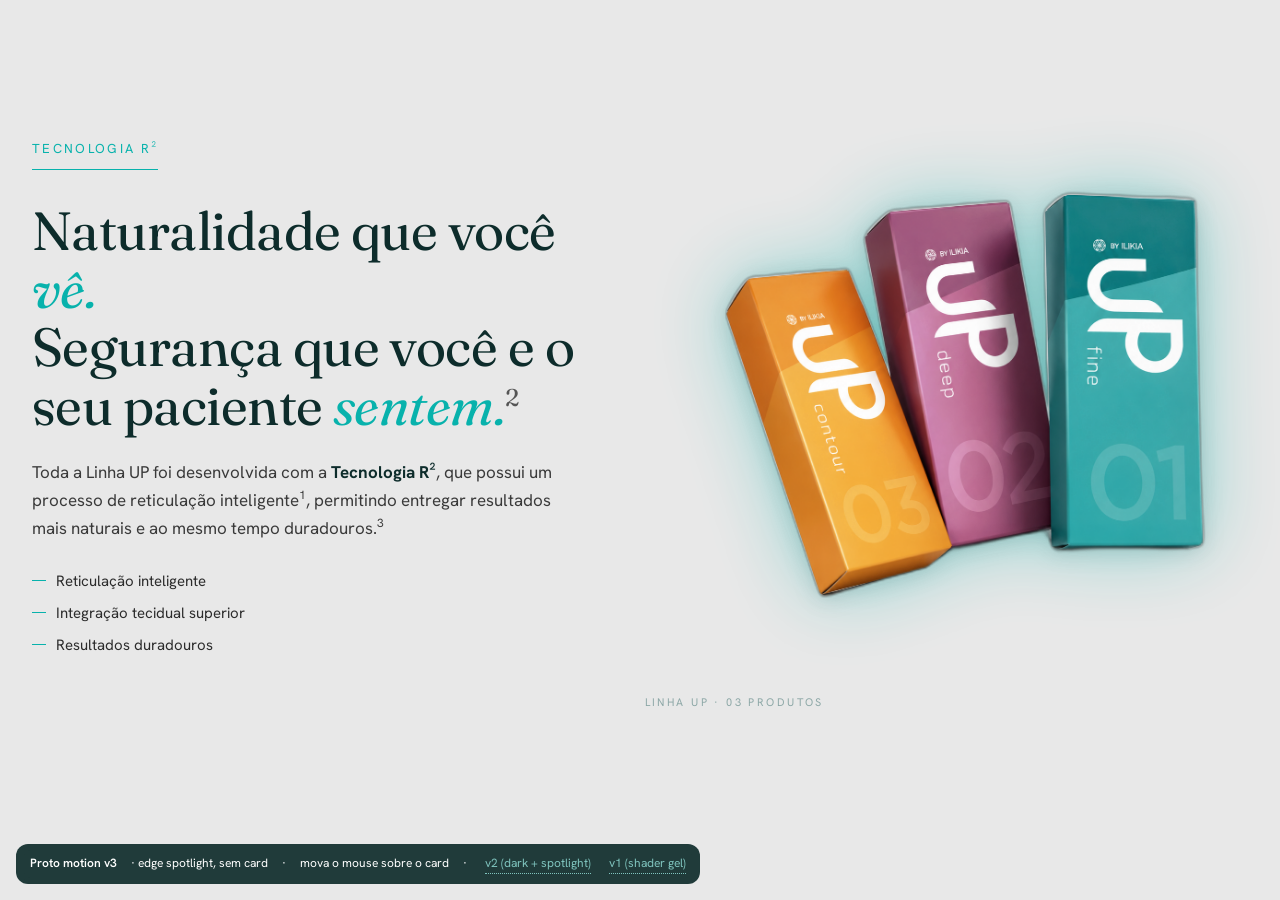
<file: proto-motion-v3.html>
<!doctype html>
<html lang="pt-BR">
<head>
<meta charset="utf-8">
<meta name="viewport" content="width=device-width, initial-scale=1">
<title>UP Facial — Proto Motion v3 (Edge spotlight, fundo branco)</title>
<link rel="preconnect" href="https://fonts.googleapis.com">
<link rel="preconnect" href="https://fonts.gstatic.com" crossorigin>
<link href="https://fonts.googleapis.com/css2?family=Fraunces:ital,opsz,wght@0,9..144,400;0,9..144,500;0,9..144,600;1,9..144,400;1,9..144,500&family=Hanken+Grotesk:wght@400;500;600&display=swap" rel="stylesheet">
<style>
:root{
  --ilikia-deep:#0F4F4D;
  --ilikia-teal:#08B2AC;
  --ilikia-teal-glow:#3FE0D7;
  --bg:#e8e8e8;
  --text:#1A1A1A;
  --text-soft:#555555;
  --font-display:'Fraunces',Georgia,serif;
  --font:'Hanken Grotesk',system-ui,-apple-system,sans-serif;
}
*,*::before,*::after{box-sizing:border-box}*{margin:0;padding:0}
html,body{background:var(--bg);color:var(--text);font-family:var(--font);font-size:16px;line-height:1.6;-webkit-font-smoothing:antialiased}
.page-pad{padding:80px 0}
.wrap{max-width:1280px;margin:0 auto;padding:0 32px}

.section-r2{position:relative;overflow:hidden}
.s2-grid{display:grid;grid-template-columns:1fr 1.1fr;gap:64px;align-items:center;min-height:640px}

/* ---------- TEXTO ESQUERDA ---------- */
.s2-text{position:relative;z-index:3}
.kicker{font-size:13px;letter-spacing:.18em;text-transform:uppercase;color:var(--ilikia-teal);display:inline-block;padding-bottom:10px;border-bottom:1px solid var(--ilikia-teal);margin-bottom:32px}
.h-section{font-family:var(--font-display);font-weight:400;font-size:clamp(36px,4.2vw,56px);line-height:1.08;letter-spacing:-.01em;color:#0d2c2b;margin-bottom:24px}
.h-section em{color:var(--ilikia-teal);font-style:italic}
.h-section sup{font-size:.45em;vertical-align:super;color:var(--text-soft);font-style:normal}
.p-body{font-size:17px;color:#3a3a3a;max-width:520px;margin-bottom:28px}
.p-body strong{color:#0d2c2b}
.p-body sup{font-size:.7em}
.s2-bullets{list-style:none;color:#2c2c2c;font-size:15px}
.s2-bullets li{padding-left:24px;position:relative;margin:8px 0}
.s2-bullets li::before{content:"";position:absolute;left:0;top:.7em;width:14px;height:1px;background:var(--ilikia-teal)}

/* =================================================
   SPOTLIGHT CARD v3
   - Fundo branco off-white
   - Edge glow vem de drop-shadow no PNG transparente
     → o brilho segue *naturalmente* a silhueta da caixa
   - 2 camadas:
       hero-img    = glow base sempre presente (sutil, respira)
       hero-spot   = glow mais intenso, mascarado por radial
                     gradient seguindo o cursor → só "acende" do
                     lado da caixa onde o mouse está
   ================================================= */
/* sem fundo, sem borda, sem clip — produto flutua sobre o off-white da página */
.spotlight-card{
  position:relative;
  height:640px;
  margin-right:-60px;
  isolation:isolate;          /* contém blend modes do glow */
}

/* O halo vem de um PNG raster bakeado (up-hero-glow.png) — não tem
   bbox de filtro, não tem como cortar. É só uma imagem maior atrás. */

.hero-stack{
  position:absolute;inset:0;z-index:3;
  display:flex;align-items:center;justify-content:center;
}
.hero-stack img{
  position:absolute;
  height:auto;
  user-select:none;
  -webkit-user-drag:none;
}

/* HALO PNG bakeado — proporção 1642/1122 ≈ 1.464× a imagem das caixas */
.hero-glow{
  width: 114%;
  max-width: 937px;
  z-index: 1;
  animation: heroFloat 8s ease-in-out infinite, glowBreathe 6s ease-in-out infinite;
  will-change: opacity, transform;
}
@keyframes glowBreathe{
  0%,100% { opacity: .70 }
  50%     { opacity: 1   }
}

/* IMG BASE — caixas reais. Filter agora só pra sombra de chão sutil. */
.hero-img{
  width: 78%;
  max-width: 640px;
  filter: drop-shadow(0 3px 10px rgba(15,79,77, .18));
  z-index: 2;
  animation: heroFloat 8s ease-in-out infinite;
  will-change: transform;
}
@keyframes heroFloat{
  0%,100%{ transform: translateY(0) }
  50%    { transform: translateY(-10px) }
}

/* IMG SPOT — glow forte, MASCARADO pelo cursor.
   PNG é a mesma das caixas; o que aparece é só a silhueta brilhando
   onde o radial-gradient mask passa. */
.hero-spot{
  width: 78%;
  max-width: 640px;
  z-index: 3;
  filter:
    drop-shadow(0 0 24px rgba(63,224,215,.85))
    drop-shadow(0 0 60px rgba(8,178,172,.55))
    drop-shadow(0 0 120px rgba(8,178,172,.35));
  opacity: var(--spot, 0);      /* invisível sem hover — sem círculo "fantasma" */
  -webkit-mask-image: radial-gradient(
    340px circle at var(--mx, 50%) var(--my, 50%),
    rgba(0,0,0,1) 0%,
    rgba(0,0,0,.55) 25%,
    rgba(0,0,0,0) 55%
  );
          mask-image: radial-gradient(
    340px circle at var(--mx, 50%) var(--my, 50%),
    rgba(0,0,0,1) 0%,
    rgba(0,0,0,.55) 25%,
    rgba(0,0,0,0) 55%
  );
  transition: opacity .35s ease;
  animation: heroFloat 8s ease-in-out infinite;  /* acompanha o float do base */
}
.spotlight-card:hover .hero-spot{ --spot: 1 }

/* Tag canto — sem borda agora, deixa mais sutil */
.spotlight-card .tag{
  position:absolute;left:0;bottom:8px;z-index:7;
  color:rgba(15,79,77,.42);
  font-size:11px;letter-spacing:.22em;text-transform:uppercase;
}

/* ---------- proto bar ---------- */
.proto-bar{position:fixed;left:16px;bottom:16px;z-index:50;background:rgba(15,44,43,.92);color:#fff;border-radius:12px;font-size:12px;padding:10px 14px;display:flex;gap:14px;align-items:center;backdrop-filter:blur(6px)}
.proto-bar b{font-weight:600}
.proto-bar a{color:#7FC4BE;text-decoration:none;border-bottom:1px dotted #7FC4BE;margin-left:4px}

@media (max-width:900px){
  .s2-grid{grid-template-columns:1fr;gap:32px}
  .spotlight-card{height:480px;margin:0}
}
@media (prefers-reduced-motion: reduce){
  .hero-img, .hero-spot, .hero-glow{ animation:none }
}
</style>
</head>
<body>

<main class="page-pad">
  <section class="section-r2">
    <div class="wrap">
      <div class="s2-grid">
        <div class="s2-text">
          <span class="kicker">Tecnologia R²</span>
          <h2 class="h-section">
            Naturalidade que você <em>vê.</em><br>
            Segurança que você e o seu paciente <em>sentem.</em><sup>2</sup>
          </h2>
          <p class="p-body">
            Toda a Linha UP foi desenvolvida com a
            <strong>Tecnologia R²</strong>, que possui um processo de
            reticulação inteligente<sup>1</sup>, permitindo entregar resultados
            mais naturais e ao mesmo tempo duradouros.<sup>3</sup>
          </p>
          <ul class="s2-bullets">
            <li>Reticulação inteligente</li>
            <li>Integração tecidual superior</li>
            <li>Resultados duradouros</li>
          </ul>
        </div>

        <div class="spotlight-card" id="card">
          <div class="hero-stack">
            <img class="hero-glow" src="assets/images/up-hero-glow.png" alt="" aria-hidden="true">
            <img class="hero-img"  src="assets/images/up-hero-real.png" alt="Linha UP — UP Contour, UP Deep, UP Fine">
            <img class="hero-spot" src="assets/images/up-hero-real.png" alt="" aria-hidden="true">
          </div>
          <div class="tag">Linha UP · 03 produtos</div>
        </div>

      </div>
    </div>
  </section>
</main>

<div class="proto-bar">
  <b>Proto motion v3</b> · edge spotlight, sem card
  <span>·</span><span>mova o mouse sobre o card</span>
  <span>·</span>
  <a href="proto-motion-v2.html">v2 (dark + spotlight)</a>
  <a href="proto-motion.html">v1 (shader gel)</a>
</div>

<script>
const card = document.getElementById('card');
let raf, target = { mx: 50, my: 50 }, cur = { mx: 50, my: 50 };

card.addEventListener('pointermove', (e)=>{
  const r = card.getBoundingClientRect();
  target.mx = ((e.clientX - r.left) / r.width)  * 100;
  target.my = ((e.clientY - r.top)  / r.height) * 100;
  if(!raf) loop();
});
card.addEventListener('pointerleave', ()=>{
  target.mx = 50; target.my = 50;
  if(!raf) loop();
});

function loop(){
  raf = requestAnimationFrame(loop);
  const k = 0.12;
  cur.mx += (target.mx - cur.mx) * k;
  cur.my += (target.my - cur.my) * k;
  card.style.setProperty('--mx', cur.mx + '%');
  card.style.setProperty('--my', cur.my + '%');
  if (Math.abs(target.mx - cur.mx) < .05 && Math.abs(target.my - cur.my) < .05){
    cancelAnimationFrame(raf); raf = null;
  }
}
loop();
</script>
</body>
</html>
</file>
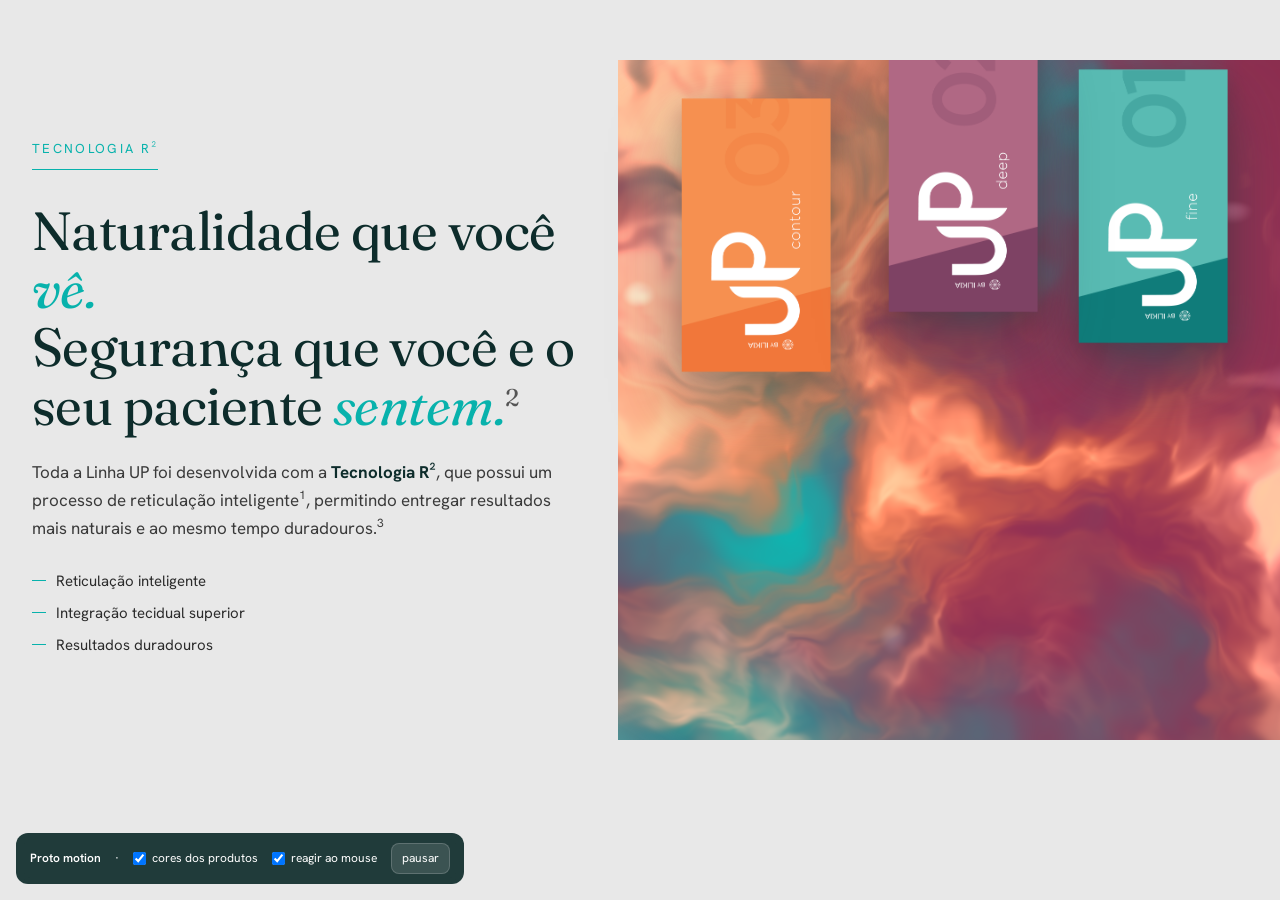
<file: proto-motion.html>
<!doctype html>
<html lang="pt-BR">
<head>
<meta charset="utf-8">
<meta name="viewport" content="width=device-width, initial-scale=1">
<title>UP Facial — Proto Motion (Tecnologia R²)</title>
<link rel="preconnect" href="https://fonts.googleapis.com">
<link rel="preconnect" href="https://fonts.gstatic.com" crossorigin>
<link href="https://fonts.googleapis.com/css2?family=Fraunces:ital,opsz,wght@0,9..144,400;0,9..144,500;0,9..144,600;1,9..144,400;1,9..144,500&family=Hanken+Grotesk:wght@400;500;600&display=swap" rel="stylesheet">

<style>
:root {
  --ilikia-deep: #0F4F4D;
  --ilikia-teal: #08B2AC;
  --up-deep:     #8C2E4F;
  --up-contour:  #E26C3F;
  --up-fine:     #08B2AC;
  --bg:          #e8e8e8;
  --text:        #1A1A1A;
  --text-soft:   #555555;
  --font-display:'Fraunces', Georgia, serif;
  --font:        'Hanken Grotesk', system-ui, -apple-system, sans-serif;
}
*,*::before,*::after{box-sizing:border-box}*{margin:0;padding:0}
html,body{background:var(--bg);color:var(--text);font-family:var(--font);font-size:16px;line-height:1.6;-webkit-font-smoothing:antialiased}

/* Page chrome só pra contexto */
.page-pad{padding:60px 0}
.wrap{max-width:1280px;margin:0 auto;padding:0 32px}

/* ============== SEÇÃO R² ============== */
.section-r2{position:relative;overflow:hidden}
.s2-grid{
  display:grid;
  grid-template-columns: 1fr 1.05fr;
  gap:64px;
  align-items:center;
  min-height:640px;
}
.s2-text{position:relative;z-index:3}
.kicker{
  font-family:var(--font);
  font-size:13px;letter-spacing:.18em;text-transform:uppercase;
  color:var(--ilikia-teal);
  display:inline-block;padding-bottom:10px;
  border-bottom:1px solid var(--ilikia-teal);
  margin-bottom:32px;
}
.h-section{
  font-family:var(--font-display);
  font-weight:400;
  font-size:clamp(36px, 4.2vw, 56px);
  line-height:1.08;
  letter-spacing:-.01em;
  color:#0d2c2b;
  margin-bottom:24px;
}
.h-section em{color:var(--ilikia-teal);font-style:italic}
.h-section sup{font-size:.45em;vertical-align:super;color:var(--text-soft);font-style:normal}
.p-body{font-size:17px;color:#3a3a3a;max-width:520px;margin-bottom:28px}
.p-body strong{color:#0d2c2b}
.p-body sup{font-size:.7em}
.s2-bullets{list-style:none;padding:0;color:#2c2c2c;font-size:15px}
.s2-bullets li{padding-left:24px;position:relative;margin:8px 0}
.s2-bullets li::before{
  content:"";position:absolute;left:0;top:.7em;width:14px;height:1px;background:var(--ilikia-teal);
}

/* ============== STAGE (visual à direita) ============== */
.stage{
  position:relative;
  height:680px;
  /* deixa "vazar" pra direita: estoura a coluna do grid */
  margin-right:-120px;
  margin-left:-40px;
}
.gel-canvas{
  position:absolute;inset:0;width:100%;height:100%;
  display:block;
  /* sem moldura — bordas suaves só nas pontas pra integrar com o off-white */
  -webkit-mask-image: radial-gradient(120% 100% at 50% 50%, #000 60%, transparent 100%);
          mask-image: radial-gradient(120% 100% at 50% 50%, #000 60%, transparent 100%);
}

/* ============== PRODUTOS FLUTUANDO ============== */
.boxes{position:absolute;inset:0;pointer-events:none;perspective:1400px;perspective-origin:50% 60%}
.box{
  position:absolute;
  /* PNGs originais são 675x375 landscape; rotacionamos pra ficar "em pé" */
  width:170px;height:300px;
  transform-style:preserve-3d;
  will-change: transform;
  filter: drop-shadow(0 30px 35px rgba(15,79,77,.35)) drop-shadow(0 8px 12px rgba(0,0,0,.18));
}
.box img{
  width:300px;height:170px;
  display:block;
  /* Rotaciona o PNG horizontal pra ficar vertical, mantendo o "UP" pra cima */
  transform: rotate(-90deg) translate(-65px, 65px);
  transform-origin: top left;
}

/* Posições iniciais (3 caixas escalonadas) */
.box--contour { top:30%;  left:8%;  width:155px;height:275px; z-index:1; animation: floatA 7s ease-in-out infinite, rotA 11s ease-in-out infinite; }
.box--deep    { top:18%;  left:34%; width:180px;height:320px; z-index:3; animation: floatB 8.5s ease-in-out infinite, rotB 13s ease-in-out infinite; animation-delay:-2s, -3s }
.box--fine    { top:24%;  left:60%; width:170px;height:300px; z-index:2; animation: floatC 9s ease-in-out infinite, rotC 12s ease-in-out infinite; animation-delay:-4s, -1s }

@keyframes floatA{
  0%,100%{ transform: translateY(0) translateX(0)}
  50%    { transform: translateY(-22px) translateX(4px)}
}
@keyframes floatB{
  0%,100%{ transform: translateY(0) translateX(0)}
  50%    { transform: translateY(-28px) translateX(-6px)}
}
@keyframes floatC{
  0%,100%{ transform: translateY(0) translateX(0)}
  50%    { transform: translateY(-18px) translateX(8px)}
}
@keyframes rotA{
  0%,100%{ transform: rotateY(-14deg) rotateX(6deg) rotateZ(-3deg)}
  50%    { transform: rotateY(-8deg)  rotateX(8deg) rotateZ(-1deg)}
}
@keyframes rotB{
  0%,100%{ transform: rotateY(-4deg) rotateX(4deg) rotateZ(2deg)}
  50%    { transform: rotateY(2deg)  rotateX(7deg) rotateZ(0deg)}
}
@keyframes rotC{
  0%,100%{ transform: rotateY(10deg) rotateX(6deg) rotateZ(4deg)}
  50%    { transform: rotateY(15deg) rotateX(8deg) rotateZ(2deg)}
}

/* O .box wrapper recebe rot; o .box-inner recebe float — pra combinar */
.box-inner{
  width:100%;height:100%;
  display:flex;align-items:center;justify-content:center;
  transform-style:preserve-3d;
}

/* ============== Painel de controle (proto) ============== */
.proto-bar{
  position:fixed;left:16px;bottom:16px;z-index:50;
  background:rgba(15,44,43,.92);color:#fff;border-radius:12px;
  font-size:12px;padding:10px 14px;display:flex;gap:14px;align-items:center;
  backdrop-filter:blur(6px);
}
.proto-bar b{font-weight:600}
.proto-bar button{
  background:rgba(255,255,255,.12);color:#fff;border:1px solid rgba(255,255,255,.18);
  border-radius:8px;padding:5px 10px;font:inherit;cursor:pointer;
}
.proto-bar button:hover{background:rgba(255,255,255,.22)}
.proto-bar label{display:flex;gap:6px;align-items:center;cursor:pointer}

@media (max-width: 900px){
  .s2-grid{grid-template-columns:1fr;gap:32px}
  .stage{margin:0;height:520px}
}
</style>
</head>
<body>

<main class="page-pad">
  <section class="section-r2">
    <div class="wrap">
      <div class="s2-grid">
        <div class="s2-text">
          <span class="kicker">Tecnologia R²</span>
          <h2 class="h-section">
            Naturalidade que você <em>vê.</em><br>
            Segurança que você e o seu paciente <em>sentem.</em><sup>2</sup>
          </h2>
          <p class="p-body">
            Toda a Linha UP foi desenvolvida com a
            <strong>Tecnologia R²</strong>, que possui um processo de
            reticulação inteligente<sup>1</sup>, permitindo entregar resultados
            mais naturais e ao mesmo tempo duradouros.<sup>3</sup>
          </p>
          <ul class="s2-bullets">
            <li>Reticulação inteligente</li>
            <li>Integração tecidual superior</li>
            <li>Resultados duradouros</li>
          </ul>
        </div>

        <div class="stage" id="stage">
          <canvas class="gel-canvas" id="gel"></canvas>
          <div class="boxes">
            <div class="box box--contour"><div class="box-inner"><img src="assets/images/up-contour-box.png" alt="UP Contour"></div></div>
            <div class="box box--deep"><div class="box-inner"><img src="assets/images/up-deep-box.png" alt="UP Deep"></div></div>
            <div class="box box--fine"><div class="box-inner"><img src="assets/images/up-fine-box.png" alt="UP Fine"></div></div>
          </div>
        </div>

      </div>
    </div>
  </section>
</main>

<div class="proto-bar">
  <b>Proto motion</b>
  <span>·</span>
  <label><input type="checkbox" id="tgl-color" checked> cores dos produtos</label>
  <label><input type="checkbox" id="tgl-mouse" checked> reagir ao mouse</label>
  <button id="btn-still">pausar</button>
</div>

<script>
/* ============================================================
   GEL SHADER — WebGL puro, sem dependências.
   Técnica: domain-warped FBM noise + mistura de 3 cores (laranja,
   magenta, teal) com highlight branco pra simular reflexo do gel.
   ============================================================ */
const canvas = document.getElementById('gel');
const gl = canvas.getContext('webgl', { premultipliedAlpha:true, antialias:true });

if(!gl){
  document.body.insertAdjacentHTML('beforeend',
    '<div style="position:fixed;top:20px;right:20px;background:#a00;color:#fff;padding:10px;border-radius:6px">WebGL indisponível neste navegador.</div>');
}

const VS = `
attribute vec2 a_pos;
varying vec2 v_uv;
void main(){
  v_uv = (a_pos + 1.0) * 0.5;
  gl_Position = vec4(a_pos, 0.0, 1.0);
}`;

const FS = `
precision highp float;
varying vec2 v_uv;
uniform float u_time;
uniform vec2  u_res;
uniform vec2  u_mouse;     // 0..1
uniform float u_useColor;  // 1 = cores produto, 0 = mono cinza

// hash + noise + fbm (clássico)
float hash(vec2 p){ return fract(sin(dot(p, vec2(127.1,311.7))) * 43758.5453); }
float noise(vec2 p){
  vec2 i = floor(p);
  vec2 f = fract(p);
  vec2 u = f*f*(3.0-2.0*f);
  return mix(
    mix(hash(i+vec2(0.0,0.0)), hash(i+vec2(1.0,0.0)), u.x),
    mix(hash(i+vec2(0.0,1.0)), hash(i+vec2(1.0,1.0)), u.x),
  u.y);
}
float fbm(vec2 p){
  float s = 0.0; float a = 0.5;
  for(int i=0;i<5;i++){
    s += a * noise(p);
    p = p*2.02 + vec2(13.3, 7.7);
    a *= 0.5;
  }
  return s;
}

void main(){
  vec2 uv = v_uv;
  float ar = u_res.x / u_res.y;
  vec2 p = vec2(uv.x * ar, uv.y);

  // Domain warp — duas iterações pra dar viscosidade
  float t = u_time * 0.07;
  vec2 mouse = (u_mouse - 0.5) * 0.6;

  vec2 q = vec2(
    fbm(p * 1.8 + vec2(0.0, t) + mouse),
    fbm(p * 1.8 + vec2(5.2, t*0.9) - mouse*0.7)
  );
  vec2 r = vec2(
    fbm(p * 2.0 + 1.7*q + vec2(1.7, 9.2) + 0.15*t),
    fbm(p * 2.0 + 1.7*q + vec2(8.3, 2.8) + 0.13*t)
  );
  float f = fbm(p * 2.4 + 2.4*r);

  // Cores produto
  vec3 cTeal    = vec3(0.031, 0.698, 0.674);   // #08B2AC UP Fine
  vec3 cMagenta = vec3(0.549, 0.180, 0.310);   // #8C2E4F UP Deep
  vec3 cOrange  = vec3(0.886, 0.424, 0.247);   // #E26C3F UP Contour
  vec3 cLight   = vec3(0.96, 0.97, 0.96);
  vec3 cDark    = vec3(0.06, 0.18, 0.18);

  // 4 zonas baseadas em f, q, r
  vec3 colA = mix(cDark, cTeal, smoothstep(0.0, 0.7, r.y + 0.3));
  vec3 colB = mix(colA, cMagenta, smoothstep(0.35, 0.85, q.x + r.x*0.5));
  vec3 colC = mix(colB, cOrange, smoothstep(0.55, 0.95, f + q.y*0.3));
  vec3 colMono = mix(cDark*1.4, cLight, smoothstep(0.1, 0.95, f*1.1 + r.y*0.3));

  vec3 col = mix(colMono, colC, u_useColor);

  // Highlight especular (reflexo do gel)
  float hi = pow(smoothstep(0.55, 0.95, f + r.x*0.4), 4.0);
  col += vec3(hi) * 0.35;

  // Bubbles esparsas
  float b = smoothstep(0.92, 1.0, noise(p*8.0 + t*2.0));
  col += vec3(b) * 0.25;

  // Vignette suave pras bordas
  float vig = smoothstep(1.2, 0.4, length((uv-0.5)*vec2(ar,1.0)));
  col *= mix(0.85, 1.05, vig);

  gl_FragColor = vec4(col, 1.0);
}`;

function compile(type, src){
  const s = gl.createShader(type);
  gl.shaderSource(s, src); gl.compileShader(s);
  if(!gl.getShaderParameter(s, gl.COMPILE_STATUS)){
    console.error(gl.getShaderInfoLog(s));
  }
  return s;
}
const prog = gl.createProgram();
gl.attachShader(prog, compile(gl.VERTEX_SHADER, VS));
gl.attachShader(prog, compile(gl.FRAGMENT_SHADER, FS));
gl.linkProgram(prog);
gl.useProgram(prog);

const buf = gl.createBuffer();
gl.bindBuffer(gl.ARRAY_BUFFER, buf);
gl.bufferData(gl.ARRAY_BUFFER, new Float32Array([-1,-1, 1,-1, -1,1, 1,1]), gl.STATIC_DRAW);
const aPos = gl.getAttribLocation(prog,'a_pos');
gl.enableVertexAttribArray(aPos);
gl.vertexAttribPointer(aPos, 2, gl.FLOAT, false, 0, 0);

const uTime  = gl.getUniformLocation(prog,'u_time');
const uRes   = gl.getUniformLocation(prog,'u_res');
const uMouse = gl.getUniformLocation(prog,'u_mouse');
const uColor = gl.getUniformLocation(prog,'u_useColor');

let mouse = {x:.5, y:.5}, mouseTarget = {x:.5, y:.5};
let useColor = 1.0;
let useMouse = true;
let paused = false;

function resize(){
  const dpr = Math.min(window.devicePixelRatio || 1, 2);
  const w = canvas.clientWidth, h = canvas.clientHeight;
  canvas.width  = w * dpr;
  canvas.height = h * dpr;
  gl.viewport(0,0,canvas.width,canvas.height);
}
window.addEventListener('resize', resize); resize();

const stage = document.getElementById('stage');
stage.addEventListener('pointermove', (e)=>{
  const r = stage.getBoundingClientRect();
  mouseTarget.x = (e.clientX - r.left) / r.width;
  mouseTarget.y = 1.0 - (e.clientY - r.top) / r.height;
});
stage.addEventListener('pointerleave', ()=>{ mouseTarget.x = .5; mouseTarget.y = .5; });

document.getElementById('tgl-color').addEventListener('change', (e)=>{ useColor = e.target.checked ? 1.0 : 0.0; });
document.getElementById('tgl-mouse').addEventListener('change', (e)=>{ useMouse = e.target.checked; if(!useMouse){ mouseTarget.x=.5; mouseTarget.y=.5;} });
const btnStill = document.getElementById('btn-still');
btnStill.addEventListener('click', ()=>{ paused = !paused; btnStill.textContent = paused ? 'retomar' : 'pausar'; });

let t0 = performance.now();
let tAccum = 0, tPrev = t0;
function frame(now){
  const dt = (now - tPrev) / 1000; tPrev = now;
  if(!paused) tAccum += dt;
  mouse.x += (mouseTarget.x - mouse.x) * 0.06;
  mouse.y += (mouseTarget.y - mouse.y) * 0.06;

  gl.uniform1f(uTime,  tAccum);
  gl.uniform2f(uRes,   canvas.width, canvas.height);
  gl.uniform2f(uMouse, useMouse ? mouse.x : .5, useMouse ? mouse.y : .5);
  gl.uniform1f(uColor, useColor);
  gl.drawArrays(gl.TRIANGLE_STRIP, 0, 4);
  requestAnimationFrame(frame);
}
requestAnimationFrame(frame);
</script>
</body>
</html>
</file>
<file: style.css>
/* === Global: impede scroll horizontal em qualquer viewport === */
html, body { overflow-x: hidden; }

/* === Gotham (fonte do KV da Linha UP) — self-hosted ===
   ATENCAO/RISCO DE LICENCA: arquivos fornecidos pelo cliente, de origem nao-oficial
   (freefontsfamily.com), SEM licenca comercial confirmada. Uso sinalizado ao cliente
   na tarefa do ClickUp. Substituir pelos arquivos da licenca oficial (Hoefler&Co)
   antes do uso comercial definitivo. */
@font-face{font-family:'Gotham';font-style:normal;font-weight:300;font-display:swap;src:url('assets/fonts/GothamLight.woff2') format('woff2')}
@font-face{font-family:'Gotham';font-style:normal;font-weight:400;font-display:swap;src:url('assets/fonts/GothamBook.woff2') format('woff2')}
@font-face{font-family:'Gotham';font-style:normal;font-weight:500;font-display:swap;src:url('assets/fonts/GothamMedium.woff2') format('woff2')}
@font-face{font-family:'Gotham';font-style:normal;font-weight:700;font-display:swap;src:url('assets/fonts/GothamBold.woff2') format('woff2')}
@font-face{font-family:'Gotham';font-style:normal;font-weight:900;font-display:swap;src:url('assets/fonts/Gotham-Black.woff2') format('woff2')}
/* =====================================================
   UP FACIAL — Ilikia
   Estrutura: 7 seções do briefing
   Paleta clara — teal Ilikia (#08B2AC) sobre off-white
   Sem animações de entrada
   ===================================================== */

:root {
  /* Cores da marca */
  --ilikia-deep:     #0F4F4D;   /* petróleo escuro */
  --ilikia-teal:     #08B2AC;   /* teal Ilikia oficial */
  --ilikia-teal-soft:#7FC4BE;   /* teal claro */
  --up-deep:         #8C2E4F;   /* vinho/magenta (UP Deep) */
  --up-contour:      #E26C3F;   /* laranja (UP Contour) */

  /* Neutros claros */
  --bg:              #08B2AC;
  --bg-soft:         #08B2AC;
  --bg-card:         #FFFFFF;
  --text:            #0F4F4D;
  --text-soft:       #555555;
  --text-mute:       #8A8A8A;
  --border:          #E4E2DC;

  /* Tipografia (inspirada nas LPs irmãs) */
  --font-display: 'Gotham', 'Hanken Grotesk', system-ui, -apple-system, 'Segoe UI', Arial, sans-serif;
  --font:         'Gotham', 'Hanken Grotesk', system-ui, -apple-system, 'Segoe UI', Arial, sans-serif;

  /* Espaçamento / radius */
  --radius-sm: 6px;
  --radius:    14px;
  --radius-lg: 24px;
  --shadow:    0 8px 32px rgba(15, 79, 77, 0.08);
  --shadow-strong: 0 12px 48px rgba(15, 79, 77, 0.16);
}

/* =========== RESET =========== */
*, *::before, *::after { box-sizing: border-box; }
* { margin: 0; padding: 0; }

/* =========== ANIMAÇÕES — REVEAL ON SCROLL =========== */
.reveal {
  opacity: 0;
  transform: translateY(28px);
  transition: opacity 0.85s cubic-bezier(0.16, 1, 0.3, 1),
              transform 0.85s cubic-bezier(0.16, 1, 0.3, 1);
  will-change: opacity, transform;
}
.reveal.is-visible {
  opacity: 1;
  transform: translateY(0);
}

.stagger > * {
  opacity: 0;
  transform: translateY(22px);
  transition: opacity 0.7s cubic-bezier(0.16, 1, 0.3, 1),
              transform 0.7s cubic-bezier(0.16, 1, 0.3, 1);
}
.stagger.is-visible > * { opacity: 1; transform: translateY(0); }
.stagger.is-visible > *:nth-child(1) { transition-delay: 0ms; }
.stagger.is-visible > *:nth-child(2) { transition-delay: 90ms; }
.stagger.is-visible > *:nth-child(3) { transition-delay: 180ms; }
.stagger.is-visible > *:nth-child(4) { transition-delay: 270ms; }
.stagger.is-visible > *:nth-child(5) { transition-delay: 360ms; }
.stagger.is-visible > *:nth-child(6) { transition-delay: 450ms; }
.stagger.is-visible > *:nth-child(7) { transition-delay: 540ms; }

@media (prefers-reduced-motion: reduce) {
  .reveal, .stagger > * {
    opacity: 1 !important;
    transform: none !important;
    transition: none !important;
  }
}

/* Kill-switch global pra usuários que preferem menos movimento (acessibilidade) */
@media (prefers-reduced-motion: reduce) {
  *,
  *::before,
  *::after {
    animation-duration: 0.001ms !important;
    animation-iteration-count: 1 !important;
    transition-duration: 0.001ms !important;
    scroll-behavior: auto !important;
  }
}

html { scroll-behavior: smooth; }

body {
  font-family: var(--font);
  font-size: 16px;
  line-height: 1.6;
  color: var(--text);
  background: var(--bg);
  -webkit-font-smoothing: antialiased;
  -moz-osx-font-smoothing: grayscale;
}

img { max-width: 100%; height: auto; display: block; }
a { color: inherit; text-decoration: none; }
button, input, select { font: inherit; color: inherit; }
sup { font-size: 0.65em; vertical-align: super; }

.wrap { max-width: 1280px; margin: 0 auto; padding: 0 32px; }
@media (max-width: 640px) { .wrap { padding: 0 20px; } }

/* =========== TIPOGRAFIA / ELEMENTOS BASE =========== */
h2.h-section {
  font-family: var(--font-display);
  font-size: clamp(30px, 4vw, 48px);
  font-weight: 500;
  line-height: 1.1;
  letter-spacing: -0.02em;
  color: var(--ilikia-deep);
  margin-bottom: 24px;
}
h2.h-section em {
  font-style: italic;
  font-weight: 500;
  color: var(--ilikia-teal);
}
h2.h-section.center {
  text-align: center;
  margin-left: auto;
  margin-right: auto;
  max-width: 880px;
}

.accent {
  color: var(--ilikia-teal);
  font-weight: 600;
}

.p-body {
  font-size: 18px;
  line-height: 1.65;
  color: var(--text-soft);
  max-width: 640px;
}
.p-body.center { margin: 0 auto; text-align: center; }
.p-body sup { color: var(--ilikia-teal); font-weight: 600; }

.section { padding: 96px 0; position: relative; }
@media (max-width: 768px) { .section { padding: 64px 0; } }

/* =========== BOTÕES =========== */
.btn-primary {
  display: inline-block;
  padding: 16px 32px;
  border-radius: 999px;
  background: var(--ilikia-deep);
  color: #fff;
  font-weight: 600;
  font-size: 15px;
  letter-spacing: 0.02em;
  cursor: pointer;
  border: none;
  text-align: center;
  font-family: inherit;
  box-shadow: 0 4px 12px rgba(15, 79, 77, 0.10);
  transition: background 0.35s ease,
              color 0.35s ease,
              transform 0.4s cubic-bezier(0.16, 1, 0.3, 1),
              box-shadow 0.4s ease;
}
.btn-primary:hover {
  background: var(--ilikia-teal);
  transform: translateY(-2px);
  box-shadow: 0 10px 24px rgba(8, 178, 172, 0.25);
}

/* =====================================================
   NAV (fixo no topo, igual referências)
   ===================================================== */
.topnav {
  position: sticky;
  top: 0;
  z-index: 50;
  background: var(--ilikia-deep);
  border-bottom: 1px solid rgba(127, 196, 190, 0.16);
}
.nav-inner {
  display: flex;
  align-items: center;
  justify-content: space-between;
  max-width: 1280px;
  margin: 0 auto;
  padding: 18px 32px;
  gap: 32px;
}
@media (max-width: 640px) { .nav-inner { padding: 14px 20px; gap: 16px; } }

.nav-logo {
  display: inline-flex;
  align-items: center;
  height: 36px;
  text-decoration: none;
  transition: transform 0.5s cubic-bezier(0.16, 1, 0.3, 1);
}
.nav-logo:hover { transform: scale(1.04); }
.nav-logo img {
  height: 100%;
  width: auto;
  display: block;
  filter: brightness(0) invert(1);
  opacity: 0.95;
  transition: opacity 0.35s ease;
}
.nav-logo:hover img { opacity: 1; }

/* Pareamento Ilikia + UP Facial no nav */
.nav-logo-ilikia {
  height: 60%;
  width: auto;
  display: block;
  opacity: 0.85;
}
.nav-logo-up {
  height: 24px;
  width: auto;
}
.nav-logo-sep {
  width: 1px;
  height: 20px;
  background: rgba(255,255,255,0.3);
  margin: 0 10px;
  flex-shrink: 0;
}
@media (max-width: 880px) {
  .nav-logo-ilikia { display: none; }
  .nav-logo-sep { display: none; }
  .nav-logo-up { height: 30px; }
}

.nav-links {
  display: none;
  gap: 36px;
  align-items: center;
}
@media (min-width: 880px) { .nav-links { display: flex; } }

.nav-link {
  font-size: 11px;
  font-weight: 500;
  letter-spacing: 0.18em;
  text-transform: uppercase;
  color: rgba(255, 255, 255, 0.7);
  text-decoration: none;
  position: relative;
  transition: color 0.25s ease;
}
.nav-link:hover { color: #fff; }
.nav-link::after {
  content: "";
  position: absolute;
  left: 0; right: 0; bottom: -6px;
  height: 1px;
  background: #fff;
  transform: scaleX(0);
  transform-origin: left;
  transition: transform 0.4s ease;
}
.nav-link:hover::after { transform: scaleX(1); }

.nav-cta {
  position: relative;
  font-size: 11px;
  font-weight: 500;
  letter-spacing: 0.16em;
  text-transform: uppercase;
  padding: 11px 22px;
  border-radius: 999px;
  background: #fff;
  color: var(--ilikia-deep);
  border: 1.5px solid transparent;
  text-decoration: none;
  white-space: nowrap;
  transition: background 0.35s ease,
              color 0.35s ease,
              border-color 0.35s ease,
              transform 0.4s cubic-bezier(0.16, 1, 0.3, 1);
}
.nav-cta::before {
  content: '';
  position: absolute;
  inset: 0;
  border-radius: inherit;
  pointer-events: none;
  animation: cta-glow 2.4s ease-in-out infinite;
}
.nav-cta:hover {
  background: transparent;
  color: #fff;
  border-color: #fff;
  transform: translateY(-2px);
}

@keyframes cta-glow {
  0%, 100% {
    box-shadow:
      0 0 12px rgba(8, 178, 172, 0.2),
      0 0 26px rgba(8, 178, 172, 0.1);
  }
  50% {
    box-shadow:
      0 0 28px rgba(8, 178, 172, 0.6),
      0 0 60px rgba(8, 178, 172, 0.35);
  }
}
@media (prefers-reduced-motion: reduce) {
  .nav-cta::before,
  .btn-submit::before { animation: none; }
}

/* Hambúrguer + drawer mobile (esconde em ≥880px) */
.nav-toggle {
  display: none;
  flex-direction: column;
  align-items: center;
  justify-content: center;
  gap: 5px;
  width: 44px;
  height: 44px;
  padding: 0;
  background: none;
  border: 0;
  cursor: pointer;
  margin-left: auto;
}
.nav-toggle-line {
  display: block;
  width: 22px;
  height: 1.5px;
  background: #fff;
  transition: transform 0.3s ease, opacity 0.3s ease;
}
.nav-toggle[aria-expanded="true"] .nav-toggle-line:nth-child(1) { transform: translateY(6.5px) rotate(45deg); }
.nav-toggle[aria-expanded="true"] .nav-toggle-line:nth-child(2) { opacity: 0; }
.nav-toggle[aria-expanded="true"] .nav-toggle-line:nth-child(3) { transform: translateY(-6.5px) rotate(-45deg); }

.nav-mobile {
  position: fixed;
  top: 0;
  left: 0;
  right: 0;
  padding: 88px 28px 40px;
  background: var(--ilikia-deep);
  display: none;
  flex-direction: column;
  gap: 6px;
  z-index: 49;
  transform: translateY(-12px);
  opacity: 0;
  pointer-events: none;
  transition: transform 0.45s cubic-bezier(0.16, 1, 0.3, 1),
              opacity 0.35s ease;
  border-bottom: 1px solid rgba(127, 196, 190, 0.18);
  box-shadow: 0 16px 38px rgba(0, 0, 0, 0.32);
}
.nav-mobile[data-open="true"] {
  transform: translateY(0);
  opacity: 1;
  pointer-events: auto;
}
.nav-mobile-link {
  font-family: var(--font-display);
  font-size: 26px;
  font-weight: 400;
  letter-spacing: -0.015em;
  color: rgba(255, 255, 255, 0.86);
  text-decoration: none;
  padding: 12px 0;
  border-bottom: 1px solid rgba(127, 196, 190, 0.10);
  transition: color 0.25s ease, transform 0.4s cubic-bezier(0.16, 1, 0.3, 1);
}
.nav-mobile-link:hover,
.nav-mobile-link:focus-visible {
  color: var(--ilikia-teal-soft);
  transform: translateX(4px);
  outline: none;
}
.nav-mobile-cta {
  margin-top: 20px;
  padding: 16px 28px;
  background: #fff;
  color: var(--ilikia-deep);
  border-radius: 999px;
  text-align: center;
  text-decoration: none;
  font-weight: 600;
  font-size: 14px;
  letter-spacing: 0.04em;
  text-transform: uppercase;
  transition: background 0.3s ease, color 0.3s ease;
}
.nav-mobile-cta:hover,
.nav-mobile-cta:focus-visible {
  background: var(--ilikia-teal);
  color: #fff;
  outline: none;
}

@media (max-width: 879px) {
  .nav-toggle { display: inline-flex; }
  .nav-cta { display: none; }
  .nav-mobile { display: flex; }
}

@media (prefers-reduced-motion: reduce) {
  .nav-toggle-line,
  .nav-mobile { transition: none !important; }
}

/* =====================================================
   SEÇÃO 1 — HERO (vídeo em tela cheia + texto sobreposto)
   ===================================================== */
.hero {
  position: relative;
  min-height: 100vh;
  display: flex;
  align-items: center;
  overflow: hidden;
  color: #fff;
}

.hero-bg-video {
  position: absolute;
  inset: 0;
  width: 100%;
  height: 100%;
  object-fit: cover;
  z-index: 0;
}

.hero::after {
  content: '';
  position: absolute;
  inset: 0;
  z-index: 1;
  pointer-events: none;
  background:
    linear-gradient(90deg, rgba(15, 79, 77, 0.88) 0%, rgba(15, 79, 77, 0.65) 30%, rgba(15, 79, 77, 0.25) 55%, rgba(15, 79, 77, 0.0) 75%),
    linear-gradient(180deg, rgba(15, 79, 77, 0.25) 0%, rgba(15, 79, 77, 0.0) 25%, rgba(15, 79, 77, 0.0) 75%, rgba(15, 79, 77, 0.35) 100%);
}
@media (max-width: 880px) {
  .hero::after {
    background: linear-gradient(180deg, rgba(15,79,77,0.92) 0%, rgba(15,79,77,0.82) 45%, rgba(15,79,77,0.7) 100%);
  }
}

.hero-content {
  position: relative;
  z-index: 2;
  padding: 80px 32px;
  max-width: 1280px;
  margin: 0 auto;
  width: 100%;
}
@media (max-width: 640px) {
  .hero { min-height: auto; height: auto; }
  .hero-bg-video { object-position: center center; }
  .hero::after {
    background: linear-gradient(180deg, rgba(0,30,30,0.5) 0%, rgba(0,30,30,0.78) 100%);
  }
  .hero-content { padding: 90px 20px 56px; text-align: center; }
  .headline {
    margin-left: auto; margin-right: auto;
    text-shadow: 0 2px 12px rgba(0,0,0,0.45), 0 0 40px rgba(15,79,77,0.3);
  }
  .hero-products, .hero-sub, .hero-cta-row { text-align: center; }
  .hero-tag { display: none; }
}

.headline {
  font-family: var(--font-display);
  font-size: clamp(40px, 5.6vw, 72px);
  font-weight: 500;
  line-height: 1.05;
  letter-spacing: -0.02em;
  color: #fff;
  margin-bottom: 28px;
  max-width: 720px;
  text-shadow: 0 1px 3px rgba(0, 0, 0, 0.55), 0 2px 16px rgba(0, 0, 0, 0.45);
}
.headline em {
  font-style: italic;
  font-weight: 500;
  color: var(--ilikia-teal-soft);
}
.headline strong { font-weight: 600; }

.hero-products {
  font-size: 18px;
  font-weight: 600;
  color: #fff;
  margin-bottom: 4px;
  letter-spacing: 0.04em;
  text-shadow: 0 1px 2px rgba(0, 0, 0, 0.55), 0 2px 10px rgba(0, 0, 0, 0.35);
}
.hero-products .sep {
  color: var(--ilikia-teal-soft);
  margin: 0 8px;
  font-weight: 300;
}
.hero-products-sub {
  font-size: 14px;
  color: rgba(255, 255, 255, 0.85);
  margin-bottom: 24px;
  font-style: italic;
  font-family: var(--font-display);
  text-shadow: 0 1px 2px rgba(0, 0, 0, 0.5), 0 2px 8px rgba(0, 0, 0, 0.3);
}

.hero-tag {
  font-size: 16px;
  color: #fff;
  margin-bottom: 36px;
  max-width: 540px;
  line-height: 1.65;
  padding-top: 18px;
  border-top: 1px solid rgba(255, 255, 255, 0.35);
  text-shadow: 0 1px 2px rgba(0, 0, 0, 0.55), 0 2px 10px rgba(0, 0, 0, 0.35);
}
.hero-tag sup { color: var(--ilikia-teal-soft); }

/* Botão no hero — fundo branco, texto petróleo; vira ghost branco no hover */
.hero .btn-primary {
  background: #fff;
  color: var(--ilikia-deep);
  border: 2px solid transparent;
  box-shadow: 0 6px 18px rgba(0, 0, 0, 0.18);
  transition: background 0.35s ease,
              color 0.35s ease,
              border-color 0.35s ease,
              transform 0.4s cubic-bezier(0.16, 1, 0.3, 1),
              box-shadow 0.4s ease;
}
.hero .btn-primary:hover {
  background: transparent;
  color: #fff;
  border-color: #fff;
  box-shadow: 0 12px 28px rgba(0, 0, 0, 0.28);
}

/* Hover por produto no nome da linha */
.hero-product {
  display: inline-block;
  cursor: default;
  transition: color 0.35s ease, transform 0.4s cubic-bezier(0.16, 1, 0.3, 1);
}
.hero-product--fine:hover    { color: #59bbb3; transform: translateY(-2px); }
.hero-product--deep:hover    { color: #b06884; transform: translateY(-2px); }
.hero-product--contour:hover { color: #f69050; transform: translateY(-2px); }


/* =====================================================
   SEÇÃO 2 — NATURALIDADE + SEGURANÇA (duas colunas)
   ===================================================== */
.section-2 { background: var(--bg); position: relative; overflow: visible; }
.section-2 > .wrap { position: relative; z-index: 1; }

.s2-grid {
  display: grid;
  grid-template-columns: 1fr 1fr;
  gap: clamp(40px, 6vw, 80px);
  align-items: center;
}
@media (max-width: 880px) {
  .s2-grid { grid-template-columns: 1fr; gap: 40px; }
}

.s2-text .h-section { text-align: left; font-size: clamp(22px, 2.8vw, 34px); }
.s2-text .p-body { max-width: none; }

/* S2 — texto branco sobre fundo teal (só o que ficava verde escuro) */
.section-2 .h-section        { color: #FFFFFF !important; }
.section-2 .p-body            { color: rgba(255,255,255,0.92) !important; }
.section-2 .s2-bullets li     { color: #FFFFFF !important; }

.kicker {
  display: inline-block;
  font-family: var(--font);
  font-size: 11px;
  letter-spacing: 0.22em;
  text-transform: uppercase;
  color: #FFFFFF;
  font-weight: 700;
  margin-bottom: 24px;
  padding-bottom: 10px;
  border-bottom: 1px solid rgba(255,255,255,0.3);
}

.s2-bullets {
  list-style: none;
  margin-top: 28px;
  padding: 0;
  display: flex;
  flex-direction: column;
  gap: 10px;
}
.s2-bullets li {
  font-family: var(--font);
  font-size: 15px;
  font-weight: 500;
  color: #FFFFFF;
  padding-left: 24px;
  position: relative;
  cursor: default;
  transition: transform 0.4s cubic-bezier(0.16, 1, 0.3, 1);
}
.s2-bullets li::before {
  content: "";
  position: absolute;
  left: 0;
  top: 0.55em;
  width: 14px;
  height: 2px;
  background: rgba(255,255,255,0.7);
  transition: width 0.4s cubic-bezier(0.16, 1, 0.3, 1),
              background-color 0.35s ease;
}
.s2-bullets li:hover { transform: translateX(4px); }
.s2-bullets li:hover::before {
  width: 22px;
  background: #FFFFFF;
}

.s2-visual {
  position: relative;
}
.s2-visual-tilt {
  width: 100%;
}
.s2-products {
  position: relative;
  width: 100%;
  display: flex;
  align-items: center;
  justify-content: space-between;
  gap: 2%;
  padding: 6% 2% 12% 2%;
}
.s2-product-wrap {
  position: relative;
  z-index: 1;
  width: 30%;
  flex-shrink: 0;
  transition: transform 0.5s cubic-bezier(0.16, 1, 0.3, 1);
  will-change: transform;
}
.s2-product-wrap--deep { z-index: 2; }

.s2-product {
  width: 100%;
  height: auto;
  display: block;
  will-change: transform, filter;
}
.s2-product--fine    { animation: s2-float-fine    6.8s ease-in-out infinite; }
.s2-product--deep    { animation: s2-float-deep    7.6s ease-in-out -1.2s infinite; }
.s2-product--contour { animation: s2-float-contour 7.2s ease-in-out -2.5s infinite; }

/* Float + drop-shadow em camadas: a sombra acompanha a silhueta inclinada
   e fica mais difusa quando o produto sobe (afasta da "superfície") */
@keyframes s2-float-fine {
  0%, 100% {
    transform: translateY(6%) rotate(8deg);
    filter: drop-shadow(0 8px 10px rgba(0,0,0,0.22)) drop-shadow(0 18px 28px rgba(0,0,0,0.10));
  }
  50% {
    transform: translateY(-2%) rotate(9.5deg);
    filter: drop-shadow(0 16px 18px rgba(0,0,0,0.16)) drop-shadow(0 30px 44px rgba(0,0,0,0.08));
  }
}
@keyframes s2-float-deep {
  0%, 100% {
    transform: translateY(-6%) rotate(-3deg);
    filter: drop-shadow(0 14px 16px rgba(0,0,0,0.18)) drop-shadow(0 28px 42px rgba(0,0,0,0.09));
  }
  50% {
    transform: translateY(-14%) rotate(-2deg);
    filter: drop-shadow(0 22px 24px rgba(0,0,0,0.14)) drop-shadow(0 40px 58px rgba(0,0,0,0.07));
  }
}
@keyframes s2-float-contour {
  0%, 100% {
    transform: translateY(4%) rotate(-10deg);
    filter: drop-shadow(0 10px 12px rgba(0,0,0,0.22)) drop-shadow(0 20px 32px rgba(0,0,0,0.10));
  }
  50% {
    transform: translateY(-4%) rotate(-11.5deg);
    filter: drop-shadow(0 18px 20px rgba(0,0,0,0.16)) drop-shadow(0 32px 48px rgba(0,0,0,0.08));
  }
}

@media (prefers-reduced-motion: reduce) {
  .s2-product { animation: none; }
}

/* =====================================================
   SEÇÃO 3 — DESTAQUE DE LEITURA (vídeo de fundo)
   ===================================================== */
.pullquote {
  position: relative;
  background: var(--ilikia-deep);
  color: #fff;
  padding: 144px 0;
  text-align: center;
  overflow: hidden;
}
@media (max-width: 640px) { .pullquote { padding: 88px 0; } }

.pullquote-bg-video {
  position: absolute;
  inset: 0;
  width: 100%;
  height: 100%;
  object-fit: cover;
  z-index: 0;
}
.pullquote-overlay {
  position: absolute;
  inset: 0;
  z-index: 1;
  pointer-events: none;
  background:
    linear-gradient(180deg, rgba(15, 79, 77, 0.78) 0%, rgba(15, 79, 77, 0.88) 100%);
}
.pullquote-content {
  position: relative;
  z-index: 2;
}

.pq-text {
  font-family: var(--font-display);
  font-size: clamp(24px, 3.2vw, 38px);
  font-weight: 400;
  line-height: 1.3;
  letter-spacing: -0.015em;
  max-width: 920px;
  margin: 0 auto;
  text-shadow: 0 2px 18px rgba(0, 0, 0, 0.25);
}
.pq-text em {
  font-style: italic;
  font-weight: 500;
  color: var(--ilikia-teal-soft);
}

/* Assinatura da marca após a frase — fecha o pull-quote */
.pq-signature {
  margin: 44px auto 0;
  font-family: var(--font-display);
  font-style: italic;
  font-weight: 300;
  font-size: clamp(13px, 1vw, 16px);
  letter-spacing: 0.06em;
  color: rgba(255, 255, 255, 0.55);
  position: relative;
  padding-top: 28px;
}
.pq-signature::before {
  content: '';
  position: absolute;
  top: 0;
  left: 50%;
  transform: translateX(-50%);
  width: 36px;
  height: 1px;
  background: var(--ilikia-teal-soft);
  opacity: 0.55;
}
.pq-signature em {
  font-style: italic;
  font-weight: 400;
  color: var(--ilikia-teal-soft);
}

/* Wave-text: cada palavra sobe levemente no hover, esquerda → direita (easing suave) */
.pq-word {
  display: inline-block;
  transition: transform 0.7s cubic-bezier(0.16, 1, 0.3, 1);
}
.pq-text:hover .pq-word {
  transform: translateY(-3px);
  transition: transform 0.7s cubic-bezier(0.16, 1, 0.3, 1) calc(var(--i, 0) * 0.06s);
}

/* =====================================================
   SEÇÃO 4 — LINHA UP
   ===================================================== */
.section-4 {
  background: var(--bg-soft);
  padding-bottom: 40px; /* aproxima da ficha técnica que vem a seguir */
}
@media (max-width: 768px) {
  .section-4 { padding-bottom: 28px; }
}

/* Layout: 4 colunas (h2, imagem, titles, desc+CTA) em uma única linha */
.s4-row {
  display: grid;
  grid-template-columns:
    minmax(280px, 1.25fr)  /* h2 título (mais largo, quebra menos) */
    minmax(170px, 0.75fr)  /* imagem */
    minmax(180px, 0.85fr)  /* titles UP Fine/Deep/Contour */
    minmax(330px, 1.35fr); /* descrição + CTA empilhados */
  gap: clamp(20px, 2.2vw, 32px);
  align-items: stretch;
}
@media (max-width: 1100px) {
  .s4-row {
    grid-template-columns: 1fr 1fr;
    grid-auto-rows: auto;
    gap: 32px 40px;
    align-items: start;
  }
  .s4-row .s4-head             { grid-column: 1 / -1; }
  .s4-row .hover-slider-images { grid-column: 1; grid-row: 2; }
  .s4-row .hover-slider-titles { grid-column: 2; grid-row: 2; align-self: center; }
  .s4-row .s4-end              { grid-column: 1 / -1; grid-row: 3; }
}
/* ---- S4 mobile: rewrite limpo ---- */
@media (max-width: 640px) {
  /* Grid: 1 coluna, 4 rows explícitas, cada bloco no seu espaço */
  .s4-row {
    display: flex;
    flex-direction: column;
    gap: 28px;
    align-items: center;
  }

  /* 1) Título da seção */
  .s4-row .s4-head { text-align: center; width: 100%; }

  /* 2) Imagem do rosto — altura automática, rosto completo */
  .s4-row .hover-slider-images {
    width: 100%;
    height: auto !important;
    max-height: 360px !important;
    position: relative;
    overflow: visible !important;
  }
  .s4-row .hover-slider-images .slide-image,
  .s4-row .hover-slider-images .slide-image img {
    height: auto !important;
    max-height: 360px !important;
    object-fit: contain !important;
    object-position: center;
  }

  /* 3) Nomes UP Fine / Deep / Contour — centralizados, fundo legível */
  .s4-row .hover-slider-titles {
    width: 100%;
    align-items: center;
    text-align: center;
    height: auto;
  }
  .hover-slider-titles .slide-title {
    width: auto;
    margin: 0 auto;
    text-align: center;
  }

  /* 4) Descrição + CTA — centralizado */
  .s4-row .s4-end {
    width: 100%;
    text-align: center;
    align-items: center !important;
    height: auto;
  }
  .s4-end .slide-info { text-align: center; }
  .s4-end .slide-info-title,
  .s4-end .slide-info-desc { margin-left: auto; margin-right: auto; max-width: 100%; }
  .s4-end .s4-cta {
    width: 100% !important;
    display: flex !important;
    justify-content: center !important;
    margin: 0 !important;
  }
  .s4-end .btn-primary {
    display: block !important;
    width: 100% !important;
    max-width: 300px !important;
    margin: 0 auto !important;
    padding: 16px 20px !important;
    text-align: center !important;
    white-space: normal !important;
  }
}

/* Coluna 4: descrição + CTA centralizados verticalmente, próximos */
.s4-end {
  display: flex;
  flex-direction: column;
  align-items: flex-start;
  justify-content: center;
  height: 100%;
  gap: 8px;
}

.s4-head {
  text-align: left;
  display: flex;
  align-items: center;
  height: 100%;
}
.s4-head .h-section {
  max-width: 100%;
  font-size: clamp(26px, 2.8vw, 40px);
  color: #FFFFFF;
}
.section-4 .h-section em { color: #FFFFFF; }

/* Titles clicáveis com efeito stagger (coluna 3 do s4-row) — centralizados */
.hover-slider-titles {
  display: flex;
  flex-direction: column;
  justify-content: center;
  gap: 10px;
  height: 100%;
}

.slide-title {
  background: none;
  border: 0;
  padding: 2px 0;
  font: inherit;
  font-family: var(--font-display);
  font-size: clamp(22px, 2.6vw, 36px);
  font-weight: 600;
  line-height: 1.05;
  letter-spacing: -0.02em;
  color: #FFFFFF;
  text-align: left;
  cursor: pointer;
  width: max-content;
  max-width: 100%;
}
.slide-title:focus-visible { outline: 2px solid var(--ilikia-teal); outline-offset: 4px; border-radius: 4px; }

.slide-stagger { display: inline-block; }

.slide-stagger .char-wrap {
  display: inline-block;
  overflow: hidden;
  position: relative;
  vertical-align: top;
  line-height: 1.3;
  padding-bottom: 0.05em;
}
.slide-stagger .char-original,
.slide-stagger .char-duplicate {
  display: inline-block;
  transition: transform 0.32s cubic-bezier(0.25, 0.46, 0.45, 0.94);
  line-height: 1.05;
}
/* era 0.45: a camada visivel do nome INATIVO ficava a 45%, entao UPDeep e
   UPContour liam como versoes lavadas da cor de marca — foi isso que a Mari
   apontou em 21/08 ("as cores das marcacoes estao muito mais claras").
   Em 1 a cor bate exatamente com a do produto e com a marcacao no rosto.
   Efeito colateral aceito: os tres nomes ficam com o mesmo peso; quem sinaliza
   o ativo passa a ser o rosto que troca e o texto da direita. */
.slide-stagger .char-original { opacity: 1; }
.slide-stagger .char-duplicate {
  position: absolute;
  left: 0; top: 0;
  transform: translateY(110%);
}
.slide-title[data-active="true"] .char-original { transform: translateY(-110%); }
.slide-title[data-active="true"] .char-duplicate { transform: translateY(0%); }

.slide-fine[data-active="true"]    .char-duplicate { color: #FFFFFF; }
.slide-deep[data-active="true"]    .char-duplicate { color: var(--up-deep); }
.slide-contour[data-active="true"] .char-duplicate { color: var(--up-contour); }

/* Pilha de imagens (coluna 2 do s4-row) — segue altura da row, ancora embaixo */
.hover-slider-images {
  display: grid;
  position: relative;
  width: 100%;
  height: 100%;
  background: transparent;
  justify-self: stretch;
}
.hover-slider-images > * {
  grid-column: 1;
  grid-row: 1;
}

.slide-image {
  width: 100%;
  height: 100%;
  opacity: 0;
  transform: scale(1.02);
  pointer-events: none;
  transition: opacity 0.5s cubic-bezier(0.33, 1, 0.68, 1),
              transform 0.6s cubic-bezier(0.33, 1, 0.68, 1);
}
.slide-image[data-active="true"] {
  opacity: 1;
  transform: scale(1);
  pointer-events: auto;
}
.slide-image img {
  width: 100%;
  height: 100%;
  object-fit: contain;
  object-position: center;
  display: block;
}
/* 21/08 — brightness(1.5) removido: clareava o traco do rosto (#A8A8A8, ja
   fraco sobre o neutro #E8E8E8) e as marcacoes junto, deixando tudo lavado
   (queixa da Mari 21/08). Traco e marcacao agora vem corrigidos no proprio
   PNG (*-indic-v2.png): traco #4A4A4A e marcacao na cor do produto. */
.slide-fine img,
.slide-deep img,
.slide-contour img { filter: none; }

/* Descrição (dentro de .s4-end) — grid stacking */
.hover-slider-info {
  display: grid;
  position: relative;
  width: 100%;
}
.hover-slider-info > * {
  grid-column: 1;
  grid-row: 1;
}
.slide-info {
  opacity: 0;
  transform: translateY(6px);
  transition: opacity 0.45s ease, transform 0.45s ease;
  pointer-events: none;
  text-align: left;
}
.slide-info[data-active="true"] {
  opacity: 1;
  transform: translateY(0);
  pointer-events: auto;
}
.slide-info-title {
  font-family: var(--font-display);
  font-size: clamp(17px, 1.5vw, 20px);
  font-weight: 500;
  line-height: 1.4;
  color: #FFFFFF;
  margin-bottom: 8px;
  max-width: 320px;
  transition: color 0.4s ease;
}
.slide-info-desc {
  font-family: var(--font-display);
  font-style: italic;
  font-size: clamp(16px, 1.25vw, 18px);
  line-height: 1.55;
  color: rgba(255,255,255,0.75);
  max-width: 320px;
}

/* Cor do título da descrição = cor do produto ativo */
.slide-info[data-slide="0"] .slide-info-title { color: #FFFFFF; }
.slide-info[data-slide="1"] .slide-info-title { color: var(--up-deep); }
.slide-info[data-slide="2"] .slide-info-title { color: var(--up-contour); }

/* CTA (dentro de .s4-end) */
.s4-cta { margin-top: 0; }
.s4-end .btn-primary { white-space: nowrap; }

@media (prefers-reduced-motion: reduce) {
  .slide-stagger .char-original,
  .slide-stagger .char-duplicate,
  .slide-image,
  .slide-info {
    transition: none !important;
  }
}

/* =====================================================
   SEÇÃO 4.5 — FICHA TÉCNICA (tabela comparativa)
   ===================================================== */
.section-spec {
  background: var(--bg-soft);   /* mesma cor da S4: sem seam */
  padding: 40px 0 110px;        /* topo pequeno: encosta na S4 */
}
@media (max-width: 768px) {
  .section-spec { padding: 28px 0 64px; }
}

/* ---------- Título: 1 linha, menor, abaixo do header da S4 ---------- */
.spec-title {
  font-family: var(--font-display);
  font-size: clamp(18px, 1.7vw, 24px);
  font-weight: 400;
  color: #FFFFFF;
  letter-spacing: -0.005em;
  text-align: center;
  margin: 0 0 26px;
  line-height: 1.2;
}
.spec-title em {
  font-style: normal;
  font-weight: 700;
  color: #FFFFFF;
}

/* ---------- Box da tabela com shine border ---------- */
.spec-table-box {
  position: relative;
  background: #FFFFFF;
  border-radius: var(--radius-lg);
  margin: 0 auto;
  max-width: 1280px;
  padding: 24px;
}
.spec-table-box::before {
  content: '';
  position: absolute;
  inset: 0;
  border-radius: inherit;
  padding: 2px;
  background-image: radial-gradient(
    transparent,
    transparent,
    #59bbb3,
    #b06884,
    #f69050,
    transparent,
    transparent
  );
  background-size: 300% 300%;
  -webkit-mask:
    linear-gradient(#fff 0 0) content-box,
    linear-gradient(#fff 0 0);
  -webkit-mask-composite: xor;
          mask-composite: exclude;
  pointer-events: none;
  animation: shine-pulse 14s linear infinite;
}
@media (max-width: 720px) {
  .spec-table-box { padding: 16px; }
}

/* ---------- Wrapper com scroll horizontal ---------- */
.spec-table-wrap {
  overflow-x: auto;
  -webkit-overflow-scrolling: touch;
  scrollbar-width: thin;
  scrollbar-color: rgba(15, 79, 77, 0.18) transparent;
  border-radius: calc(var(--radius-lg) - 12px);
}
.spec-table-wrap::-webkit-scrollbar { height: 6px; }
.spec-table-wrap::-webkit-scrollbar-thumb {
  background: rgba(15, 79, 77, 0.22);
  border-radius: 3px;
}

/* ---------- Tabela ---------- */
.spec-tbl {
  width: 100%;
  min-width: 1100px;
  border-collapse: collapse;
  table-layout: fixed;
  font-family: var(--font);
}

/* Larguras explícitas — Indicações ganha mais espaço */
.spec-col-name         { width: 16%; }
.spec-col-concentracao { width: 8%;  }
.spec-col-particula    { width: 9%;  }
.spec-col-mod          { width: 6%;  }
.spec-col-reticulacao  { width: 9%;  }
.spec-col-lidocaina    { width: 6%;  }
.spec-col-quantidade   { width: 11%; }
.spec-col-plano        { width: 13%; }
.spec-col-indicacoes   { width: 22%; }

.spec-tbl th,
.spec-tbl td {
  text-align: left;
  vertical-align: middle;
  padding: 20px 16px;
  color: var(--ilikia-deep);
  font-weight: 400;
  transition: background-color 0.3s ease;
}

/* Header row — case natural (MoD continua MoD) */
.spec-tbl thead th {
  font-size: 13px;
  font-weight: 600;
  letter-spacing: 0;
  text-transform: none;
  color: var(--text-soft);
  padding: 8px 16px 18px;
  vertical-align: bottom;
}
.spec-th-corner { padding: 0 !important; }

/* Linhas de produto — tintadas na cor, destaque horizontal no hover */
.spec-row {
  transition: background-color 0.4s ease;
}
.spec-row--fine          { background: rgba(8, 178, 172, 0.07);  }
.spec-row--deep          { background: rgba(140, 46, 79, 0.07);  }
.spec-row--contour       { background: rgba(226, 108, 63, 0.07); }
.spec-row--fine:hover    { background: rgba(8, 178, 172, 0.16);  }
.spec-row--deep:hover    { background: rgba(140, 46, 79, 0.16);  }
.spec-row--contour:hover { background: rgba(226, 108, 63, 0.16); }

/* Coluna do nome — mini-mockup CSS da caixa do produto */
.spec-tbl tbody th[scope="row"] {
  padding: 16px;
}
/* Imagem da caixa do produto */
.spec-prod-img {
  display: block;
  width: 100%;
  max-width: 150px;
  height: auto;
  filter: drop-shadow(0 6px 14px rgba(15, 79, 77, 0.18));
  transition: transform 0.5s cubic-bezier(0.16, 1, 0.3, 1),
              filter 0.5s ease;
}
.spec-row:hover .spec-prod-img {
  transform: translateY(-3px);
  filter: drop-shadow(0 12px 22px rgba(15, 79, 77, 0.28));
}

/* Valores */
.spec-tbl tbody td {
  font-size: 14.5px;
  line-height: 1.45;
  font-weight: 500;
}

/* ---------- Ícones inline (Partícula + Reticulação) ---------- */
.spec-cell {
  display: inline-flex;
  align-items: center;
  gap: 10px;
}

/* Partícula: bolinha que cresce conforme o tamanho */
.spec-particle {
  flex-shrink: 0;
  display: inline-block;
  border-radius: 50%;
  background: currentColor;
  opacity: 0.85;
}
.spec-particle[data-size="s"] { width: 6px;  height: 6px;  }
.spec-particle[data-size="m"] { width: 10px; height: 10px; }
.spec-particle[data-size="l"] { width: 14px; height: 14px; }

/* Reticulação: 3 barras crescentes, nível 1/2/3 */
.spec-bars {
  flex-shrink: 0;
  display: inline-flex;
  align-items: flex-end;
  gap: 2px;
  height: 14px;
}
.spec-bars i {
  width: 3px;
  border-radius: 1px;
  background: currentColor;
  opacity: 0.22;
}
.spec-bars i:nth-child(1) { height: 6px;  }
.spec-bars i:nth-child(2) { height: 10px; }
.spec-bars i:nth-child(3) { height: 14px; }

.spec-bars[data-level="1"] i:nth-child(1)                                  { opacity: 1; }
.spec-bars[data-level="2"] i:nth-child(1),
.spec-bars[data-level="2"] i:nth-child(2)                                  { opacity: 1; }
.spec-bars[data-level="3"] i                                               { opacity: 1; }

/* Mobile: vira cards empilhados (mais leitor-friendly que scroll horizontal) */
@media (max-width: 640px) {
  .spec-tbl { min-width: 0; table-layout: auto; }
  .spec-tbl colgroup,
  .spec-tbl thead,
  .spec-th-corner { display: none; }
  .spec-tbl,
  .spec-tbl tbody,
  .spec-tbl tr,
  .spec-tbl td,
  .spec-tbl th[scope="row"] { display: block; width: 100%; }

  .spec-tbl tbody tr.spec-row {
    margin-bottom: 18px;
    padding: 18px 18px 6px;
    border-radius: 12px;
  }
  .spec-tbl tbody tr.spec-row:last-child { margin-bottom: 0; }

  .spec-tbl tbody th[scope="row"] {
    padding: 0 0 14px;
    text-align: center;
  }
  .spec-prod-img { margin: 0 auto; max-width: 140px; }

  .spec-tbl tbody td {
    padding: 10px 0;
    border-bottom: 1px solid rgba(15, 79, 77, 0.08);
    font-size: 14px;
  }
  .spec-tbl tbody td:last-child { border-bottom: none; }

  .spec-tbl tbody td::before {
    content: attr(data-label);
    display: block;
    font-size: 11px;
    font-weight: 600;
    color: var(--text-soft);
    text-transform: uppercase;
    letter-spacing: 0.08em;
    margin-bottom: 4px;
  }
}

/* Plano de aplicação: 3 camadas empilhadas (derme/sub.sup/sub.prof) */
.spec-depth {
  flex-shrink: 0;
  display: inline-flex;
  flex-direction: column;
  gap: 2px;
  width: 14px;
}
.spec-depth i {
  height: 4px;
  border-radius: 1px;
  background: currentColor;
  opacity: 0.22;
}
.spec-depth[data-level="1"] i:nth-child(1) { opacity: 1; }
.spec-depth[data-level="2"] i:nth-child(2) { opacity: 1; }
.spec-depth[data-level="3"] i:nth-child(3) { opacity: 1; }

/* Cor dos ícones segue a linha */
.spec-row--fine    .spec-particle,
.spec-row--fine    .spec-bars i,
.spec-row--fine    .spec-depth i { color: var(--ilikia-teal); }
.spec-row--deep    .spec-particle,
.spec-row--deep    .spec-bars i,
.spec-row--deep    .spec-depth i { color: var(--up-deep); }
.spec-row--contour .spec-particle,
.spec-row--contour .spec-bars i,
.spec-row--contour .spec-depth i { color: var(--up-contour); }

/* =====================================================
   SEÇÃO 5 — PERFORMANCE (fundo verde escuro)
   ===================================================== */
.section-5 {
  position: relative;
  overflow: hidden;
  background:
    radial-gradient(ellipse 70% 50% at 50% 0%, rgba(8, 178, 172, 0.10), transparent 70%),
    var(--ilikia-deep);
}
.section-5 > .wrap { position: relative; z-index: 1; }
.section-5 .h-section { color: #fff; }
.section-5 .h-section em { color: var(--ilikia-teal-soft); }
.section-5 .p-body { color: rgba(255, 255, 255, 0.72); }
.section-5 .p-body sup { color: var(--ilikia-teal-soft); }

.s5-head { text-align: center; margin-bottom: 64px; }

/* ---------- Bolhas de gel subindo ---------- */
.gel-bubbles {
  position: absolute;
  inset: 0;
  overflow: hidden;
  pointer-events: none;
  z-index: 0;
}
.bubble {
  position: absolute;
  bottom: -120px;
  border-radius: 50%;
  background:
    radial-gradient(circle at 35% 30%,
      rgba(255, 255, 255, 0.55) 0%,
      rgba(200, 240, 235, 0.22) 28%,
      rgba(127, 196, 190, 0.14) 55%,
      rgba(8, 178, 172, 0.06) 80%,
      transparent 100%);
  box-shadow:
    inset 0 -6px 14px rgba(8, 90, 88, 0.18),
    inset 0 4px 8px rgba(255, 255, 255, 0.22),
    0 0 24px rgba(127, 196, 190, 0.08);
  opacity: 0;
  filter: blur(0.4px);
  animation: float-up linear infinite;
  will-change: transform, opacity;
}
@keyframes float-up {
  0%   { transform: translate3d(0, 0, 0) scale(0.85);    opacity: 0; }
  8%   { opacity: 0.55; }
  50%  { transform: translate3d(14px, -55vh, 0) scale(1); opacity: 0.6; }
  92%  { opacity: 0.4; }
  100% { transform: translate3d(-10px, -115vh, 0) scale(1.08); opacity: 0; }
}
.bubble.b1  { left: 5%;  width: 22px; height: 22px; animation-duration: 9.5s;  animation-delay:  0s;    }
.bubble.b2  { left: 12%; width: 14px; height: 14px; animation-duration: 11.5s; animation-delay:  1s;    }
.bubble.b3  { left: 22%; width: 38px; height: 38px; animation-duration: 13.5s; animation-delay:  2s;    }
.bubble.b4  { left: 31%; width: 18px; height: 18px; animation-duration: 8.5s;  animation-delay:  0.5s;  }
.bubble.b5  { left: 42%; width: 28px; height: 28px; animation-duration: 12.5s; animation-delay:  2.75s; }
.bubble.b6  { left: 51%; width: 48px; height: 48px; animation-duration: 15s;   animation-delay:  1.25s; }
.bubble.b7  { left: 60%; width: 16px; height: 16px; animation-duration: 10s;   animation-delay:  3.25s; }
.bubble.b8  { left: 68%; width: 24px; height: 24px; animation-duration: 12s;   animation-delay:  1.75s; }
.bubble.b9  { left: 77%; width: 34px; height: 34px; animation-duration: 13s;   animation-delay:  0.25s; }
.bubble.b10 { left: 85%; width: 20px; height: 20px; animation-duration: 9s;    animation-delay:  2.25s; }
.bubble.b11 { left: 93%; width: 42px; height: 42px; animation-duration: 14s;   animation-delay:  1.5s;  }
.bubble.b12 { left: 38%; width: 12px; height: 12px; animation-duration: 7.5s;  animation-delay:  3.5s;  }
.bubble.b13 { width: 16px; height: 16px; animation-duration: 8s;    animation-delay: 0.4s; }
.bubble.b14 { width: 32px; height: 32px; animation-duration: 11.5s; animation-delay: 2.6s; }
.bubble.b15 { width: 22px; height: 22px; animation-duration: 9.5s;  animation-delay: 1.4s; }
.bubble.b16 { width: 14px; height: 14px; animation-duration: 7s;    animation-delay: 3.1s; }
.bubble.b17 { width: 28px; height: 28px; animation-duration: 12s;   animation-delay: 1.1s; }
.bubble.b18 { width: 18px; height: 18px; animation-duration: 10s;   animation-delay: 2.1s; }
.bubble.b19 { width: 24px; height: 24px; animation-duration: 13s;   animation-delay: 0.8s; }
.bubble.b20 { width: 12px; height: 12px; animation-duration: 8.5s;  animation-delay: 3.4s; }
.bubble.b21 { width: 36px; height: 36px; animation-duration: 14s;   animation-delay: 1.3s; }
.bubble.b22 { width: 20px; height: 20px; animation-duration: 11s;   animation-delay: 0.2s; }
.bubble.b23 { width: 26px; height: 26px; animation-duration: 10.5s; animation-delay: 2.7s; }
.bubble.b24 { width: 14px; height: 14px; animation-duration: 9s;    animation-delay: 1.9s; }

/* Variante para fundo claro (seção 2): neutro/cinza, sem tom verde */
.gel-bubbles--light .bubble {
  background:
    radial-gradient(circle at 32% 28%,
      rgba(255, 255, 255, 0.92) 0%,
      rgba(245, 245, 245, 0.55) 18%,
      rgba(200, 200, 200, 0.35) 45%,
      rgba(110, 110, 110, 0.22) 80%,
      transparent 100%);
  box-shadow:
    inset 0 -6px 14px rgba(60, 60, 60, 0.32),
    inset 0 4px 8px rgba(255, 255, 255, 0.55),
    0 4px 14px rgba(0, 0, 0, 0.10);
}

/* Variante "boiando próximo aos produtos" — espalha e troca subida por drift orgânico */
.gel-bubbles--float { overflow: visible; }
.gel-bubbles--float .bubble {
  bottom: auto;
  opacity: 0.88;
  animation-name: bubble-drift;
  animation-timing-function: ease-in-out;
}
@keyframes bubble-drift {
  0%, 100% { transform: translate3d(0, 0, 0) scale(1); }
  33%      { transform: translate3d(var(--dx, 20px), calc(var(--dy, -20px) * 0.4), 0) scale(1.06); }
  66%      { transform: translate3d(calc(var(--dx, 20px) * -0.3), var(--dy, -20px), 0) scale(0.94); }
}
.gel-bubbles--float .b1  { left:  4%; top: 18%; --dx:  28px; --dy: -32px; }
.gel-bubbles--float .b2  { left: 18%; top:  6%; --dx: -26px; --dy:  22px; }
.gel-bubbles--float .b3  { left: 32%; top: 38%; --dx:  22px; --dy:  30px; }
.gel-bubbles--float .b4  { left: 48%; top:  4%; --dx: -24px; --dy:  26px; }
.gel-bubbles--float .b5  { left: 64%; top: 28%; --dx:  30px; --dy: -24px; }
.gel-bubbles--float .b6  { left: 84%; top: 12%; --dx: -32px; --dy:  28px; }
.gel-bubbles--float .b7  { left:  8%; top: 65%; --dx:  26px; --dy: -22px; }
.gel-bubbles--float .b8  { left: 34%; top: 78%; --dx: -24px; --dy: -20px; }
.gel-bubbles--float .b9  { left: 55%; top: 88%; --dx:  22px; --dy: -28px; }
.gel-bubbles--float .b10 { left: 78%; top: 70%; --dx: -30px; --dy: -22px; }
.gel-bubbles--float .b11 { left: 90%; top: 48%; --dx: -24px; --dy:  26px; }
.gel-bubbles--float .b12 { left:  2%; top: 42%; --dx:  28px; --dy:  24px; }
.gel-bubbles--float .b13 { left: 12%; top: 30%; --dx: -26px; --dy:  20px; }
.gel-bubbles--float .b14 { left: 26%; top: 52%; --dx:  22px; --dy: -26px; }
.gel-bubbles--float .b15 { left: 42%; top: 22%; --dx: -28px; --dy:  22px; }
.gel-bubbles--float .b16 { left: 58%; top: 58%; --dx:  26px; --dy: -20px; }
.gel-bubbles--float .b17 { left: 72%; top: 42%; --dx: -22px; --dy:  28px; }
.gel-bubbles--float .b18 { left: 88%; top: 32%; --dx:  24px; --dy: -22px; }
.gel-bubbles--float .b19 { left: 16%; top: 82%; --dx: -28px; --dy: -24px; }
.gel-bubbles--float .b20 { left: 42%; top: 94%; --dx:  20px; --dy: -30px; }
.gel-bubbles--float .b21 { left: 68%; top: 84%; --dx: -30px; --dy: -22px; }
.gel-bubbles--float .b22 { left:  6%; top:  4%; --dx:  26px; --dy:  26px; }
.gel-bubbles--float .b23 { left: 96%; top:  4%; --dx: -28px; --dy:  22px; }
.gel-bubbles--float .b24 { left: 50%; top: 50%; --dx:  20px; --dy: -24px; }

/* Garante que os produtos fiquem acima das bolinhas dentro de .s2-visual */
.s2-visual-tilt { position: relative; z-index: 1; }

/* Camada ambiente — espalha algumas bolinhas pela seção inteira, desfocadas (sensação de fundo) */
.gel-bubbles--ambient .bubble {
  opacity: 0.55;
  filter: blur(4px);
}

@media (prefers-reduced-motion: reduce) {
  .bubble { animation: none; opacity: 0; }
}

/* ---------- Grid de cards ---------- */
.performance-grid {
  display: flex;
  flex-wrap: wrap;
  gap: 16px;
  justify-content: center;
}

.perf-card {
  position: relative;
  overflow: hidden;
  background: rgba(255, 255, 255, 0.025);
  border: 1px solid rgba(255, 255, 255, 0.08);
  border-radius: var(--radius);
  padding: 30px 28px 30px;
  width: calc((100% - 48px) / 4);
  box-shadow: 0 0 0 rgba(8, 178, 172, 0);

  display: flex;
  flex-direction: column;
  align-items: flex-start;
  text-align: left;

  transition: transform 0.5s cubic-bezier(0.16, 1, 0.3, 1),
              border-color 0.45s ease,
              background-color 0.45s ease,
              box-shadow 0.55s ease;
}
.perf-card::before {
  content: '';
  position: absolute;
  inset: 0;
  background: radial-gradient(ellipse 120% 80% at 50% 0%, rgba(127, 196, 190, 0.28), transparent 65%);
  opacity: 0;
  transition: opacity 0.45s ease;
  pointer-events: none;
}
.perf-card > * { position: relative; z-index: 1; }
.perf-card:hover {
  transform: translateY(-8px);
  background: rgba(255, 255, 255, 0.06);
  border-color: rgba(127, 196, 190, 0.6);
  box-shadow:
    0 22px 50px rgba(0, 0, 0, 0.25),
    0 0 60px rgba(8, 178, 172, 0.22);
}
.perf-card:hover::before { opacity: 1; }

@media (max-width: 1000px) {
  .perf-card { width: calc((100% - 16px) / 2); }
}
@media (max-width: 540px) {
  .perf-card { width: 100%; padding: 28px 24px; }
}

.perf-icon {
  width: 56px;
  height: 56px;
  display: inline-flex;
  align-items: center;
  justify-content: center;
  border-radius: 50%;
  background: rgba(127, 196, 190, 0.12);
  border: 1px solid rgba(127, 196, 190, 0.22);
  color: var(--ilikia-teal-soft);
  margin-bottom: 22px;
  transition: background-color 0.4s ease,
              border-color 0.4s ease,
              transform 0.45s cubic-bezier(0.16, 1, 0.3, 1);
}
.perf-icon svg { width: 26px; height: 26px; display: block; }
.perf-card:hover .perf-icon {
  background: rgba(127, 196, 190, 0.20);
  border-color: rgba(127, 196, 190, 0.45);
  transform: translateY(-2px);
}

.perf-title {
  font-family: var(--font);
  font-size: 22px;
  font-weight: 600;
  line-height: 1.2;
  letter-spacing: 0.003em;
  color: #fff;
  margin: 0 0 12px;
}

.perf-desc {
  font-size: 14.5px;
  line-height: 1.55;
  color: rgba(255, 255, 255, 0.62);
  margin: 0;
}
.perf-desc sup { color: var(--ilikia-teal-soft); }

/* =====================================================
   SEÇÃO 6 — FORMULÁRIO
   ===================================================== */
.section-6 {
  background: #08B2AC;
  color: #FFFFFF;
  padding: 110px 0;
}

/* Esconde <br> forçados do título no mobile pra evitar quebras estranhas */
@media (max-width: 600px) {
  .s6-head h2 br { display: none; }
}

.s6-grid {
  display: grid;
  grid-template-columns: 1.05fr 0.95fr;
  gap: 80px;
  align-items: start;
}
@media (max-width: 900px) { .s6-grid { grid-template-columns: 1fr; gap: 48px; } }

/* ---------- Lado esquerdo ---------- */
.s6-head {
  display: flex;
  flex-direction: column;
  padding: 4px 0;
}

.s6-head h2 {
  color: #FFFFFF;
  margin: 0;
}
.s6-head h2 em {
  color: #FFFFFF;
  font-style: italic;
}

.s6-intro {
  color: rgba(255,255,255,0.8);
  font-size: 16px;
  line-height: 1.6;
  margin: 20px 0 0;
  max-width: 460px;
}

.s6-benefits {
  list-style: none;
  margin: 36px 0 28px;
  padding: 0;
  display: flex;
  flex-direction: column;
  gap: 20px;
}

.s6-benefit {
  display: flex;
  align-items: flex-start;
  gap: 16px;
  transition: transform 0.4s cubic-bezier(0.16, 1, 0.3, 1);
}
.s6-benefit:hover { transform: translateX(4px); }

.s6-benefit-icon {
  flex-shrink: 0;
  width: 44px;
  height: 44px;
  border-radius: 50%;
  background: rgba(255,255,255,0.12);
  border: 1px solid rgba(255,255,255,0.22);
  display: inline-flex;
  align-items: center;
  justify-content: center;
  color: #FFFFFF;
  transition: background-color 0.4s ease,
              border-color 0.4s ease,
              color 0.4s ease,
              transform 0.5s cubic-bezier(0.16, 1, 0.3, 1);
}
.s6-benefit-icon svg {
  width: 19px;
  height: 19px;
  display: block;
  transition: transform 0.5s cubic-bezier(0.16, 1, 0.3, 1);
}
.s6-benefit:hover .s6-benefit-icon {
  background: #FFFFFF;
  border-color: #FFFFFF;
  color: var(--ilikia-teal);
  transform: scale(1.08);
}
.s6-benefit:hover .s6-benefit-icon svg { transform: rotate(-6deg); }

.s6-benefit-text { padding-top: 2px; }
.s6-benefit-title {
  font-family: var(--font);
  font-size: 16px;
  font-weight: 600;
  color: #FFFFFF;
  margin: 0 0 3px;
  line-height: 1.25;
  transition: color 0.3s ease;
}
.s6-benefit:hover .s6-benefit-title { color: #FFFFFF; }

.s6-benefit-desc {
  font-size: 13.5px;
  color: rgba(255,255,255,0.75);
  margin: 0;
  line-height: 1.45;
}

/* ---------- Form shell (carrega o glow externo) ---------- */
.form-shell {
  position: relative;
}
.form-shell::after {
  content: '';
  position: absolute;
  inset: -4px;
  border-radius: calc(var(--radius-lg) + 4px);
  background-image: radial-gradient(
    transparent,
    transparent,
    #59bbb3,
    #b06884,
    #f69050,
    transparent,
    transparent
  );
  background-size: 300% 300%;
  filter: blur(12px);
  opacity: 0;
  pointer-events: none;
  z-index: 0;
  will-change: opacity, background-position;
  animation: shine-pulse 14s linear infinite;
  transition: opacity 0.6s ease;
}
.form-shell:hover::after { opacity: 0.9; }

/* ---------- Form card com shine border (21st.dev style) ---------- */
.form-card {
  position: relative;
  z-index: 1;
  background: #FFFFFF;
  border-radius: var(--radius-lg);
  padding: 56px 44px 44px;
  color: var(--text);
  box-shadow:
    0 18px 40px rgba(15, 79, 77, 0.08),
    0 3px 10px rgba(15, 79, 77, 0.04);
  transition: transform 0.5s cubic-bezier(0.16, 1, 0.3, 1),
              box-shadow 0.5s ease;
}
.form-card::before {
  content: '';
  position: absolute;
  inset: 0;
  border-radius: inherit;
  padding: 2px;
  background-image: radial-gradient(
    transparent,
    transparent,
    #59bbb3,
    #b06884,
    #f69050,
    transparent,
    transparent
  );
  background-size: 300% 300%;
  -webkit-mask:
    linear-gradient(#fff 0 0) content-box,
    linear-gradient(#fff 0 0);
  -webkit-mask-composite: xor;
          mask-composite: exclude;
  pointer-events: none;
  will-change: background-position;
  animation: shine-pulse 14s linear infinite;
}
.form-shell:hover .form-card {
  transform: translateY(-4px);
  box-shadow:
    0 28px 56px rgba(15, 79, 77, 0.14),
    0 6px 18px rgba(15, 79, 77, 0.07);
}

@keyframes shine-pulse {
  0%   { background-position: 0% 0%;     }
  50%  { background-position: 100% 100%; }
  100% { background-position: 0% 0%;     }
}

@media (prefers-reduced-motion: reduce) {
  .form-card::before,
  .form-shell::after { animation: none; }
}

@media (max-width: 520px) { .form-card { padding: 36px 24px 28px; } }

.form-row { margin-bottom: 28px; }
.form-row.two {
  display: grid;
  grid-template-columns: 1fr 1fr;
  gap: 24px;
}
@media (max-width: 520px) { .form-row.two { grid-template-columns: 1fr; gap: 20px; } }

.form-field { position: relative; }

label {
  display: block;
  font-family: var(--font);
  font-size: 11px;
  font-weight: 700;
  color: var(--ilikia-deep);
  margin-bottom: 6px;
  letter-spacing: 0.12em;
  text-transform: uppercase;
}

input, select {
  width: 100%;
  padding: 10px 0;
  border: none;
  border-bottom: 1.5px solid rgba(15, 79, 77, 0.15);
  border-radius: 0;
  font-size: 15px;
  font-family: inherit;
  color: var(--ilikia-deep);
  background: transparent;
  transition: border-color 0.3s ease;
}
input::placeholder { color: rgba(15, 79, 77, 0.32); }

select {
  appearance: none;
  -webkit-appearance: none;
  background-image: url("data:image/svg+xml;utf8,<svg xmlns='http://www.w3.org/2000/svg' width='10' height='6' viewBox='0 0 10 6'><path d='M0 0 L5 6 L10 0' fill='%2308B2AC'/></svg>");
  background-repeat: no-repeat;
  background-position: right 4px center;
  padding-right: 24px;
}
input:focus, select:focus {
  outline: none;
  border-bottom-color: var(--ilikia-teal);
}

.btn-submit {
  position: relative;
  width: 100%;
  padding: 18px 28px;
  border-radius: 999px;
  background: var(--ilikia-deep);
  color: #fff;
  border: none;
  font-family: inherit;
  font-size: 15px;
  font-weight: 600;
  letter-spacing: 0.03em;
  cursor: pointer;
  margin-top: 16px;
  display: inline-flex;
  align-items: center;
  justify-content: center;
  gap: 12px;
  transition: background 0.35s ease, gap 0.35s ease;
}
.btn-submit::before {
  content: '';
  position: absolute;
  inset: 0;
  border-radius: inherit;
  pointer-events: none;
  animation: cta-glow 2.4s ease-in-out infinite;
}
.btn-submit > * { position: relative; z-index: 1; }
.btn-submit-arrow {
  width: 18px;
  height: 18px;
  transition: transform 0.35s cubic-bezier(0.16, 1, 0.3, 1);
}
.btn-submit:hover {
  background: var(--ilikia-teal);
  gap: 18px;
}
.btn-submit:hover .btn-submit-arrow { transform: translateX(3px); }

.form-disclaimer {
  font-size: 12px;
  color: var(--text-mute);
  margin-top: 18px;
  line-height: 1.5;
  display: flex;
  align-items: flex-start;
  gap: 8px;
}
.form-disclaimer svg {
  flex-shrink: 0;
  width: 14px;
  height: 14px;
  margin-top: 1px;
  color: var(--ilikia-teal);
}

/* Consent LGPD */
.form-consent,
.form-consent * {
  text-transform: none;
  letter-spacing: 0;
}
.form-consent {
  display: flex;
  align-items: flex-start;
  gap: 9px;
  margin: 2px 0 6px;
  font-family: var(--font);
  font-size: 11px;
  font-weight: 400;
  line-height: 1.5;
  color: var(--text-mute);
  cursor: pointer;
  user-select: none;
}
.form-consent input[type="checkbox"] {
  width: 14px;
  height: 14px;
  flex-shrink: 0;
  margin: 2px 0 0;
  border: none;
  padding: 0;
  accent-color: var(--ilikia-teal);
  cursor: pointer;
}
.form-consent strong {
  color: var(--ilikia-deep);
  font-weight: 600;
}
.form-consent a {
  color: var(--ilikia-teal);
  text-decoration: underline;
  text-underline-offset: 2px;
}
.form-consent a:hover { color: var(--ilikia-deep); }

.form-error {
  margin: 12px 0 0;
  padding: 0;
  font-size: 13px;
  line-height: 1.5;
  color: #b04a3a;
  opacity: 0;
  transform: translateY(-4px);
  transition: opacity 0.3s ease, transform 0.3s ease;
  min-height: 0;
}
.form-error.visible {
  opacity: 1;
  transform: translateY(0);
}

.form-success {
  display: flex;
  flex-direction: column;
  align-items: center;
  justify-content: center;
  text-align: center;
  padding: 24px 0;
  gap: 18px;
}
.form-success[hidden] { display: none; }
.form-success-icon {
  width: 56px;
  height: 56px;
  color: var(--ilikia-teal);
}
.form-success-title {
  font-family: var(--font-display);
  font-size: clamp(22px, 2.2vw, 28px);
  font-weight: 500;
  color: var(--ilikia-deep);
  line-height: 1.2;
  margin: 0;
}
.form-success-text {
  font-size: 15px;
  line-height: 1.55;
  color: var(--text-soft);
  max-width: 360px;
  margin: 0;
}

/* =====================================================
   REFERÊNCIAS (bloco dentro do footer)
   ===================================================== */
.footer-refs {
  margin-top: 48px;
  padding-top: 40px;
  border-top: 1px solid rgba(255, 255, 255, 0.08);
}
.refs-title {
  font-family: var(--font-display);
  font-size: 22px;
  font-weight: 500;
  letter-spacing: -0.01em;
  color: #fff;
  margin-bottom: 20px;
  text-align: left;
}
.refs-list {
  list-style: decimal;
  padding-left: 20px;
  font-size: 12px;
  line-height: 1.6;
  color: rgba(255, 255, 255, 0.55);
  columns: 2;
  column-gap: 48px;
  margin: 0;
}
@media (max-width: 768px) { .refs-list { columns: 1; } }
.refs-list li {
  margin-bottom: 6px;
  break-inside: avoid;
}
.refs-list li::marker { color: var(--ilikia-teal-soft); }
.refs-list em {
  font-style: italic;
  color: rgba(255, 255, 255, 0.72);
}

/* =====================================================
   FOOTER (estilo upfull/upmax)
   ===================================================== */
.site-footer {
  background:
    radial-gradient(ellipse 54% 34% at 22% 0%, rgba(8, 178, 172, 0.12), transparent 70%),
    var(--ilikia-deep);
  color: rgba(255, 255, 255, 0.85);
  border-top: 1px solid rgba(255, 255, 255, 0.06);
}

.footer-shell {
  padding-top: 80px;
  padding-bottom: 32px;
}

.footer-main {
  display: grid;
  grid-template-columns: minmax(280px, 1.4fr) repeat(3, minmax(140px, 0.65fr));
  gap: clamp(2rem, 5vw, 4rem);
  align-items: start;
}
@media (max-width: 980px) { .footer-main { grid-template-columns: 1fr 1fr; } }
@media (max-width: 640px) { .footer-main { grid-template-columns: 1fr; } }

.footer-brand-block { max-width: 420px; }

.footer-product-logo {
  display: block;
  width: auto;
  height: 70px;
  margin-bottom: 22px;
  opacity: 0.95;
  filter: brightness(0) invert(1);
}

/* Pareamento Ilikia + UP Facial no footer */
.footer-logo-pair {
  display: flex;
  align-items: center;
  gap: 0;
  margin-bottom: 22px;
}
.footer-logo-pair .footer-product-logo {
  margin-bottom: 0;
}
.footer-logo-pair .footer-product-logo:first-child {
  height: 45px;
  filter: none;
}
.footer-logo-pair .footer-product-logo:last-child {
  height: 36px;
}
.footer-logo-sep {
  width: 1px;
  height: 32px;
  background: rgba(255,255,255,0.2);
  margin: 0 16px;
  flex-shrink: 0;
}

.footer-kicker {
  font-size: 11px;
  letter-spacing: 0.18em;
  text-transform: uppercase;
  color: var(--ilikia-teal-soft);
  font-weight: 500;
  margin-bottom: 14px;
}

.footer-description {
  font-size: 13px;
  line-height: 1.75;
  color: rgba(255, 255, 255, 0.55);
}

.footer-col h4 {
  font-size: 11px;
  letter-spacing: 0.18em;
  text-transform: uppercase;
  color: var(--ilikia-teal-soft);
  font-weight: 500;
  margin-bottom: 18px;
}
.footer-col ul {
  list-style: none;
  display: flex;
  flex-direction: column;
  gap: 10px;
  padding: 0;
  margin: 0;
}
.footer-col a,
.footer-col span {
  text-decoration: none;
  font-size: 13px;
  line-height: 1.5;
  display: inline-block;
}
.footer-col a {
  color: rgba(255, 255, 255, 0.6);
  transition: color 0.3s ease,
              transform 0.4s cubic-bezier(0.16, 1, 0.3, 1);
}
.footer-col a:hover {
  color: #fff;
  transform: translateX(3px);
}
.footer-col span {
  color: rgba(255, 255, 255, 0.32);
  font-style: italic;
  cursor: default;
}

.footer-bottom {
  display: grid;
  grid-template-columns: 1fr auto 1fr;
  align-items: center;
  gap: 24px;
  margin-top: 56px;
  padding-top: 32px;
  border-top: 1px solid rgba(255, 255, 255, 0.08);
  font-size: 12px;
  color: rgba(255, 255, 255, 0.5);
  letter-spacing: 0.04em;
}
.footer-bottom > :first-child { justify-self: start; }
.footer-bottom > :last-child  { justify-self: end; }
.footer-bottom .footer-logos  { justify-self: center; }
@media (max-width: 640px) {
  .footer-bottom {
    grid-template-columns: 1fr;
    justify-items: center;
    text-align: center;
  }
  .footer-bottom > :first-child,
  .footer-bottom > :last-child  { justify-self: center; }
}
.footer-logos {
  display: flex;
  align-items: center;
  gap: 20px;
}
.footer-logo-ilikia {
  height: 22px;
  width: auto;
  opacity: 0.75;
  filter: brightness(0) invert(1);
  transition: opacity 0.35s ease, transform 0.5s cubic-bezier(0.16, 1, 0.3, 1);
  cursor: pointer;
}
.footer-logo-ilikia:hover {
  opacity: 1;
  transform: scale(1.06);
}
.footer-hashtag {
  font-family: var(--font-display);
  font-style: italic;
  letter-spacing: 0.04em;
  font-size: 16px;
  color: var(--ilikia-teal-soft);
  opacity: 0.8;
}

/* ============================================================
   AJUSTES 16/07/2026 — feedback do cliente 15/07 (task 86ah2xyqw)
   CSS aditivo: fix "vê/sentem", florzinha no kicker e bullets,
   bolhas de vidro da pasta no lugar das "balas", boxes de
   performance mais brancos, imagem única das caixas novas.
   ============================================================ */
/* "vê."/"sentem." sumiam (teal sobre teal) — cliente pediu a fonte no verde escuro */
.section-2 .h-section em{color:var(--ilikia-deep)}
/* kicker: sai o traço/sublinhado, entra a florzinha Ilikia */
.kicker{border-bottom:0;padding-bottom:0;position:relative;padding-left:22px}
.kicker::before{content:"";position:absolute;left:0;top:50%;transform:translateY(-50%);width:14px;height:14px;background:currentColor;-webkit-mask:url('assets/images/flor-ilikia.svg') center/contain no-repeat;mask:url('assets/images/flor-ilikia.svg') center/contain no-repeat}
/* tópicos: florzinha no lugar do travessão */
.s2-bullets li::before{width:14px;height:14px;top:.28em;background:currentColor;-webkit-mask:url('assets/images/flor-ilikia.svg') center/contain no-repeat;mask:url('assets/images/flor-ilikia.svg') center/contain no-repeat}
/* moléculas CSS pareciam balas -> textura real de bolhas de vidro (pasta do cliente) */
.gel-bubbles{display:none}
.section-2{background:url('assets/images/bg-bolhas.jpg') center/cover no-repeat var(--bg);background-blend-mode:soft-light}
.section-5{background-image:url('assets/images/bg-bolhas.jpg');background-size:cover;background-position:center;background-blend-mode:soft-light}
/* caixas novas: imagem única, estática */
.s2-kv{width:100%;height:auto;filter:drop-shadow(0 30px 40px rgba(0,0,0,.28))}
/* boxes de performance mais brancos (estavam apagados) */
.perf-card{background:rgba(255,255,255,.95);border-color:rgba(255,255,255,.95)}
.perf-card:hover{background:#fff}
.perf-card .perf-title{color:var(--ilikia-deep)}
.perf-card .perf-desc{color:#39615f}
.perf-card .perf-icon{background:rgba(8,178,172,.12);border-color:rgba(8,178,172,.25);color:var(--ilikia-teal)}
/* CORREÇÕES pós-review visual 16/07:
   - footer: o :first-child do pareamento tinha filter:none (o PNG antigo já era
     branco); o logo-ilikia-std.svg é preto (currentColor) -> reativa o invert.
   - .cta-row: os CTAs adicionados precisam de container centralizado próprio
     (o .s4-cta original só centraliza dentro do grid .s4-end). */
.footer-logo-pair .footer-product-logo:first-child{filter:brightness(0) invert(1)}
.cta-row{display:flex;justify-content:center;width:100%;margin-top:44px}
/* hero estático: caixas da arte aparecem à direita, texto continua sobre o overlay escuro */
.hero-bg-video{object-position:center right}
@media (max-width:880px){.hero-bg-video{object-position:center center}}

/* ============================================================
   AJUSTES 16/07/2026 (2ª leva) — review Gabs (task 86ah2xyqw)
   ============================================================ */
/* NAV sticky morta: html/body com overflow-x:hidden viram scroll container
   e quebram position:sticky. Mesmo gotcha resolvido na UP Max — clip corta
   o overflow horizontal SEM criar scroll container. (Fallback: navegadores
   sem 'clip' ignoram esta regra e ficam como estavam.) */
html, body { overflow-x: clip; }
/* Seção do formulário: sai o verde chapado (item 9 da Mari — "muito verde
   água, sem variação"). Bolhas do produto em soft-light + degradê leve pra
   dar profundidade; card branco do form segue protagonista. */
.section-6 {
  background-image: url('assets/images/bg-bolhas.jpg'),
    linear-gradient(165deg, #10bdb6 0%, #08b2ac 48%, #077f7b 100%);
  background-size: cover, auto;
  background-position: center, center;
  background-repeat: no-repeat, no-repeat;
  background-blend-mode: soft-light, normal;
}
/* respiro do título da seção do form */
.s6-head h2 { margin-bottom: 14px; }

/* ============================================================
   AJUSTES 17/07/2026 (noturno) — feedback Mari 16/07 17:50–17:58
   (thread do card 86ah2xyqw)
   ============================================================ */

/* 1) HERO reconstruído: split texto × arte oficial (sem overlay em cima
   do produto). "a foto do banner principal nao ficou legal … de modo que
   os textos nao tampem o produto" + mobile "muito desconstruído". */
.hero--split {
  background: linear-gradient(160deg, #0a3f3d 0%, #0F4F4D 55%, #0b6763 100%);
  min-height: auto;
}
.hero--split::after { content: none; } /* overlay era pro fundo full-bleed; sem ele o produto fica limpo */
.hero-split {
  display: grid;
  grid-template-columns: minmax(0, 1.05fr) minmax(0, 0.95fr);
  gap: clamp(32px, 5vw, 72px);
  align-items: center;
}
.hero-art img,
.hero-art-video {
  display: block;
  width: 100%;
  height: auto;
  max-height: 82vh;
  aspect-ratio: 1 / 1.12;
  object-fit: cover;
  object-position: center 30%;
  border-radius: 28px;
  box-shadow: 0 34px 70px rgba(0, 20, 20, 0.4);
}
/* o vídeo é 16:9 com as caixas ao centro-direita; puxa o enquadramento p/ elas */
.hero-art-video { object-position: 62% center; background: #0a2b2b; }
@media (max-width: 880px) {
  .hero-split { grid-template-columns: 1fr; gap: 36px; }
  .hero--split .hero-content { padding-top: 96px; }
  .hero-art img { aspect-ratio: 4 / 4.6; max-height: none; object-position: center 32%; }
  .hero-art-video { aspect-ratio: 4 / 4.6; max-height: none; object-position: 60% center; }
}

/* 2) florzinha do kicker centralizada verticalmente com o texto
   ("o simbolo de ilikia nao ta centralizado aqui") */
.kicker {
  display: inline-flex;
  align-items: center;
  gap: 8px;
  padding-left: 0;
}
.kicker::before {
  position: static;
  transform: none;
  flex: none;
}

/* 21/07: removido o círculo (disco bg-bolhas mascarado) atrás das caixas, a pedido
   do cliente — as caixas ficam sobre o fundo da seção + bolhas de gel, sem o disco. */
.section-2 { background: var(--bg); }
.s2-visual .s2-kv { position: relative; z-index: 1; }

/* 4) bug dos "ups" (cópia fantasma visível antes do clique): o char-wrap
   era mais alto (line-height 1.3) que o char (1.05) e o duplicate em
   translateY(110%) ainda aparecia dentro da caixa. Trava dupla:
   alturas iguais + duplicate invisível até ativar. */
.slide-stagger .char-wrap { line-height: 1.05; }
.slide-stagger .char-duplicate {
  transform: translateY(130%);
  opacity: 0;
  transition: transform 0.32s cubic-bezier(0.25, 0.46, 0.45, 0.94), opacity 0.15s ease;
}
.slide-title[data-active="true"] .char-duplicate { opacity: 1; }

/* 5) "trazer as cores das outras embalagens pra alguns blocos": ícones dos
   boxes de performance alternam as 3 cores da linha (fine/deep/contour).
   Proposta conservadora — variação sem sair do sistema da marca. */
.performance-grid .perf-card:nth-child(3n+2) .perf-icon {
  background: rgba(140, 46, 79, 0.10);
  border-color: rgba(140, 46, 79, 0.28);
  color: var(--up-deep);
}
.performance-grid .perf-card:nth-child(3n) .perf-icon {
  background: rgba(226, 108, 63, 0.10);
  border-color: rgba(226, 108, 63, 0.30);
  color: var(--up-contour);
}

/* ============================================================
   HERO v3 GEL + vídeo na Tecnologia R² + cores v2 nos blocos
   (17/07 — decisão Gabs; substitui o hero-vídeo-no-card)
   ============================================================ */

/* --- fundo de gel tingido teal, camada ÚNICA full-bleed (mata a "linha vertical":
       sem container/card, cover cobre a largura toda) --- */
.hero--gel { position: relative; overflow: hidden; background: #0F4F4D; }
.hero--gel::after { content: none; }
.hero--gel .hero-bg-layer {
  position: absolute; inset: 0; z-index: 0;
  background: url('assets/images/hero-bg-gel.jpg?v=30') center/cover no-repeat;
}
/* degradê só p/ legibilidade do texto à esquerda — suave, sem emenda */
.hero--gel .hero-bg-layer::after {
  content: ''; position: absolute; inset: 0;
  background: linear-gradient(100deg, #0F4F4D 0%, rgba(15,79,77,.82) 30%, rgba(15,79,77,.34) 62%, rgba(11,103,99,.12) 100%);
}
.hero--gel .hero-split { position: relative; z-index: 2;
  grid-template-columns: minmax(0,1.04fr) minmax(0,0.96fr);
  gap: clamp(24px,4vw,56px); align-items: center;
}

/* --- produto recortado LIMPO: reseta a herança do card antigo (.hero-art img:
       border-radius/box-shadow/aspect-ratio/object-fit cover) --- */
.hero--gel .hero-art { position: relative; }
.hero--gel .hero-art .hero-prod {
  width: 100%; height: auto; max-height: 86vh;
  aspect-ratio: auto; border-radius: 0; background: none;
  object-fit: contain;
  box-shadow: none;
  filter: drop-shadow(0 26px 34px rgba(0,14,14,.5)) drop-shadow(0 10px 14px rgba(0,14,14,.32));
}
@media (max-width: 880px) {
  .hero--gel .hero-split { grid-template-columns: 1fr; gap: 26px; }
  .hero--gel .hero-art .hero-prod { max-height: none; width: 88%; margin: 0 auto; display: block; }
}

/* --- CORES v2 nos blocos ("uma cor só na LP" — Mari): pullquote com wash
       vinho→laranja + topo dos cards de performance nas 3 cores da linha --- */
.pullquote .pullquote-overlay {
  background: linear-gradient(120deg, rgba(122,43,70,.90) 0%, rgba(157,54,97,.86) 42%, rgba(194,90,52,.88) 100%) !important;
}
.performance-grid .perf-card { border-top: 3px solid var(--ilikia-teal); }
.performance-grid .perf-card:nth-child(3n+2) { border-top-color: var(--up-deep); }
.performance-grid .perf-card:nth-child(3n) { border-top-color: var(--up-contour); }

/* ============================================================
   18/07 — Tecnologia R² volta ao formato ORIGINAL (caixas-kv-3d): produtos
   em PNG transparente flutuando DIRETO sobre o fundo da seção (bolhas + glow),
   SEM card/moldura. Usa a base .s2-kv (drop-shadow nas caixas). Blindagem "ups".
   ============================================================ */
/* drop-shadow sutil NAS CAIXAS (não no container) — refina a base p/ o cutout limpo */
.s2-kv {
  filter: drop-shadow(0 24px 30px rgba(0, 20, 20, 0.42)) drop-shadow(0 8px 12px rgba(0, 20, 20, 0.28));
}

/* BLINDAGEM do fantasma "ups": além do opacity:0, garante que a cópia
   duplicada NUNCA renderize até o título ficar ativo (visibility). Custo zero,
   funciona mesmo se um CSS/asset velho ficar em cache. */
.slide-stagger .char-duplicate { visibility: hidden; }
.slide-title[data-active="true"] .char-duplicate { visibility: visible; }

/* ============================================================
   22/07/2026 — INVERSÃO DE TONS hero <-> bloco 2 (pedido Mari 22/07 13:47:
   "percebe que o bloco 2 tá mais claro que o banner principal? eles querem
   que o tom mais claro esteja no banner"). Hero -> CLARO, section-2 -> ESCURO.
   Rollback = deletar este bloco. [86ah2xyqw]
   ============================================================ */
/* HERO -> claro */
.hero--gel { background: var(--ilikia-teal); }
.hero--gel .hero-bg-layer { filter: brightness(1.30) saturate(.90); }
.hero--gel .hero-bg-layer::after {
  background: linear-gradient(100deg,
    rgba(255,255,255,.93) 0%, rgba(236,250,248,.82) 30%,
    rgba(214,242,239,.44) 62%, rgba(214,242,239,.10) 100%);
}
.hero--gel .headline,
.hero--gel .hero-products,
.hero--gel .hero-tag { color: var(--ilikia-deep); text-shadow: none; }
.hero--gel .hero-products-sub { color: rgba(15,79,77,.82); }
.hero--gel .headline em { color: var(--ilikia-teal); }
.hero--gel .hero-tag sup { color: var(--ilikia-teal); }
.hero--gel .btn-primary { background: var(--ilikia-deep); color: #fff; }
.hero--gel .btn-primary:hover { background: transparent; color: var(--ilikia-deep); border-color: var(--ilikia-deep); }

/* SECTION-2 -> escuro (texto do bloco já é branco !important) */
.section-2 { background: var(--ilikia-deep) !important; background-image: none !important; }
.section-2 .h-section em { color: var(--ilikia-teal-soft); }

/* ============================================================
   RODADA 19/08/2026 — paleta: sai o verde escuro das áreas
   grandes, entram o verde claro e o neutro (card 86ah2xyqw)

   Pedido da Mari (19/08 10:41) + mockup "Sugestão para próxima
   versão" que veio junto. Leitura do pedido, para o registro:
   "remover o verde escuro em todos os pontos" vale para FUNDO de
   área grande. O próprio mockup mantém o verde escuro na
   tipografia de destaque e nos botões — e a Mari pede
   explicitamente "podemos usar o verde escuro na fonte para
   destacar o título". Então o que sai é a superfície, não a cor.

   Sobre os dois tons novos: o teal oficial #08B2AC tem contraste
   2.63:1 com texto branco, abaixo do mínimo legível (4.5:1). O
   próprio mockup do cliente já mostra um teal mais fechado nas
   áreas de texto branco (amostrado #3A827E na performance,
   #50AEA9 no menu). Fixei em #1E7C78 (4.99:1) para superfície e
   #17706C (4.80:1 sobre o neutro) para texto de destaque em fundo
   claro. Continua sendo o verde claro da linha, e legível.
   ============================================================ */
:root {
  --neutral:      #E8E8E8;  /* fundo neutro, amostrado do mockup */
  --neutral-line: #D5D5D5;
  --teal-surface: #1E7C78;  /* fundo grande com texto branco */
  --teal-ink:     #17706C;  /* destaque de texto sobre fundo claro */
}

/* ---- 1. o verde escuro sai das superfícies ---- */
.topnav,
.nav-mobile { background: var(--teal-surface); }

.site-footer {
  background:
    radial-gradient(ellipse 54% 34% at 22% 0%, rgba(255, 255, 255, 0.10), transparent 70%),
    var(--teal-surface);
}

/* ---- 4. performance: fundo verde claro, textura do gel MANTIDA ----
   `background-color` de propósito: a camada de 17/07 põe o bg-bolhas.jpg
   em `background-image`, e trocar pelo shorthand apagaria o gel. */
.section-5 { background-color: var(--teal-surface); }

/* ---- 2. seção 2: fundo neutro, título em verde escuro ---- */
.section-2 {
  background: var(--neutral) !important;
  background-image: none !important;
}
.section-2 .h-section { color: var(--ilikia-deep); }
.section-2 .h-section em { color: var(--teal-ink); }
.section-2 .kicker { color: var(--teal-ink); }
.section-2 .p-body { color: var(--text-soft); }
.section-2 .p-body strong { color: var(--ilikia-deep); }
.section-2 .p-body sup,
.section-2 .h-section sup { color: var(--teal-ink); }
.section-2 .s2-bullets li { color: var(--ilikia-deep); }

/* A modelo entra como foto de verdade: tem fundo próprio (cinza do KV),
   então perde o drop-shadow de recorte e ganha moldura arredondada.
   O enquadramento é do CSS, não do arquivo — assim o retrato funciona em
   qualquer largura sem gerar um corte novo por breakpoint. */
.s2-kv--modelo {
  aspect-ratio: 4 / 5;
  object-fit: cover;
  object-position: 72% center;
  border-radius: var(--radius-lg);
  filter: none;
}
@media (max-width: 768px) {
  .s2-kv--modelo { aspect-ratio: 16 / 10; object-position: 68% center; }
}

/* ---- 3. seção 4 + ficha técnica: fundo neutro ----
   Estavam em --bg-soft, que é o teal. O `em` do título era branco (lia
   sobre o teal) e sobre o neutro sumiria. */
.section-4,
.section-spec { background: var(--neutral); }
.section-4 .h-section { color: var(--ilikia-deep); }
.section-4 .h-section em { color: var(--teal-ink); }

/* ---- 5. formulário: fundo neutro, sem imagem de fundo ---- */
.section-6 {
  background: var(--neutral) !important;
  background-image: none !important;
  color: var(--text);
}
.section-6 .s6-head h2 { color: var(--ilikia-deep); }
.section-6 .s6-head h2 em { color: var(--teal-ink); }
.section-6 .s6-head p,
.section-6 .s6-lead { color: var(--text-soft); }

/* ---- Contraste: o que era branco sobre fundo escuro precisa de cor
   nova agora que o fundo é claro. Sem isto os tópicos da seção 2 e a
   descrição da seção 4 ficam brancos sobre #E8E8E8 (1,23:1 — some).
   Todos os valores abaixo foram medidos na página renderizada e
   passam o mínimo de 4,5:1 (3:1 nos títulos grandes). ---- */

/* seção 2 — o bloco original ("texto branco sobre fundo teal") é todo
   `!important`, então o título, o corpo e os tópicos precisam ser também.
   Sem isto os três continuam brancos sobre o neutro: 1,23:1, ilegíveis. */
.section-2 .h-section     { color: var(--ilikia-deep) !important; }
.section-2 .p-body        { color: var(--text-soft) !important; }
.section-2 .s2-bullets li { color: var(--ilikia-deep) !important; }

/* seção 4 — "cada indicação em uma cor" (item 3 do pedido) vale também
   para os rótulos, não só para os desenhos: cada produto passa a usar a
   sua própria cor no nome e no título da indicação.
   O laranja da marca (#E26C3F) tem só 2,66:1 sobre o neutro. Para TEXTO
   uso um tom fechado da mesma família (4,77:1); a cor de marca continua
   intacta nas pastilhas, bordas e caixas. */
:root { --up-contour-ink: #A84722; }

.slide-info-desc { color: var(--text-soft); }
.slide-info-title { color: var(--teal-ink); }
.slide-info[data-slide="0"] .slide-info-title { color: var(--teal-ink); }
.slide-info[data-slide="2"] .slide-info-title { color: var(--up-contour-ink); }

.slide-title { color: var(--ilikia-deep); }
.slide-title.slide-fine    { color: var(--teal-ink); }
.slide-title.slide-deep    { color: var(--up-deep); }
.slide-title.slide-contour { color: var(--up-contour-ink); }

/* seção 5 e rodapé — o teal-soft #7FC4BE lia bem sobre o verde escuro,
   mas cai para 2,50:1 sobre a superfície nova. */
.section-5 .h-section em,
.section-5 .p-body sup { color: #C9E9E5; }
.footer-hashtag { color: #FFFFFF; opacity: 0.9; }

/* O nome do produto ativo tem uma segunda camada de letras (efeito de
   troca no hover) com cor própria. A do UP Fine era branca — sobre o
   neutro sumia justamente no item que está aberto por padrão. */
.slide-fine[data-active="true"]    .char-duplicate { color: var(--teal-ink); }
.slide-contour[data-active="true"] .char-duplicate { color: var(--up-contour-ink); }

/* Título da ficha técnica: era branco (lia sobre o teal da seção). */
.spec-title { color: var(--ilikia-deep); }
.spec-title em { color: var(--teal-ink); }

/* Miudezas do card do formulário — não foram tocadas nesta rodada, mas já
   estavam abaixo do mínimo legível sobre o card branco (2,63:1 e 3,45:1).
   Como são o link da política e o aviso de destinação a profissional de
   saúde, corrigidos aqui de uma vez. */
.section-6 .form-consent a { color: var(--teal-ink); }
.section-6 .form-disclaimer,
.section-6 .form-consent { color: #6B6B6B; }

/* 21/08 — este bloco subia a opacidade do nome inativo de 45% para 62% para
   recuperar legibilidade. Continuava falseando a cor: 62% de #8C2E4F sobre o
   neutro lia como #AE7489, e foi isso que a Mari apontou ("as cores estão
   muito mais claras"). Em 1 o nome bate exatamente com a cor do produto e com
   a marcação no rosto. A regra original ficava mais acima no arquivo e era
   sobrescrita por esta — as duas foram para 1. */
.slide-stagger .char-original { opacity: 1; }
</file>
